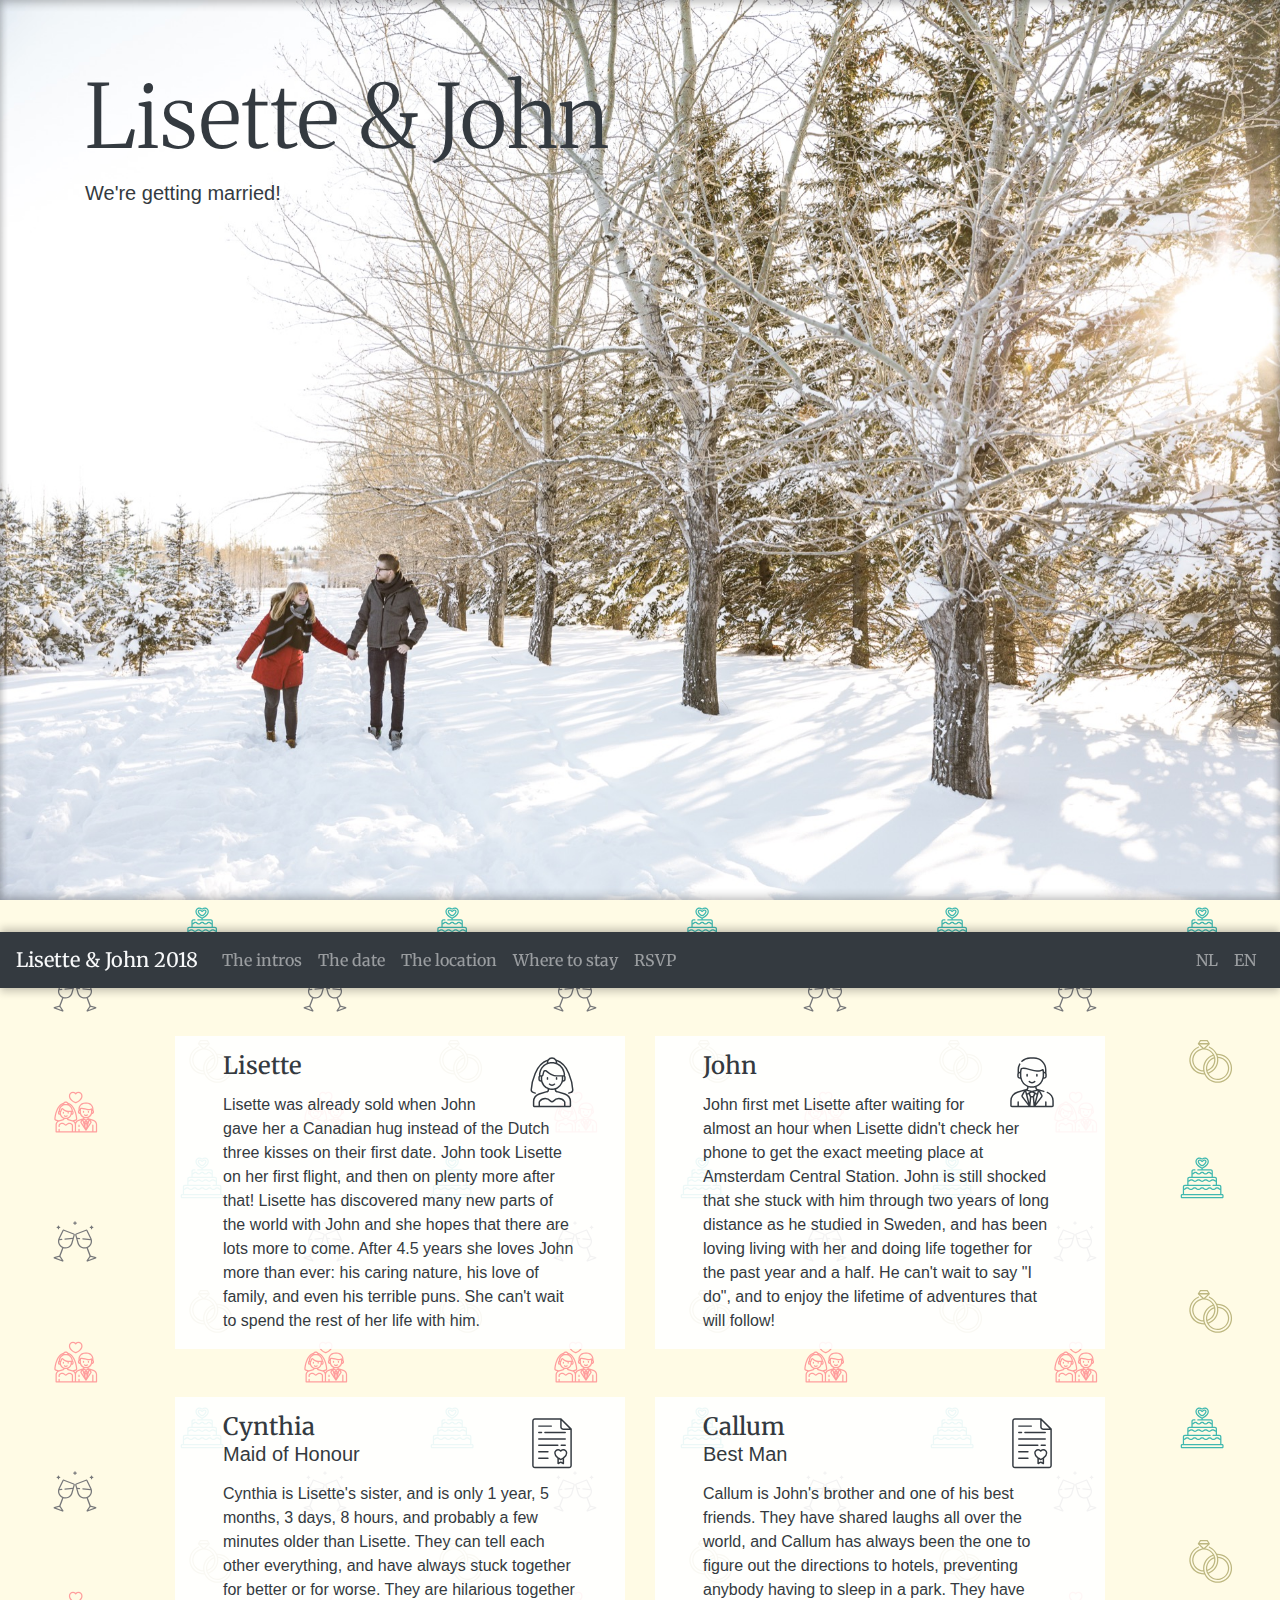
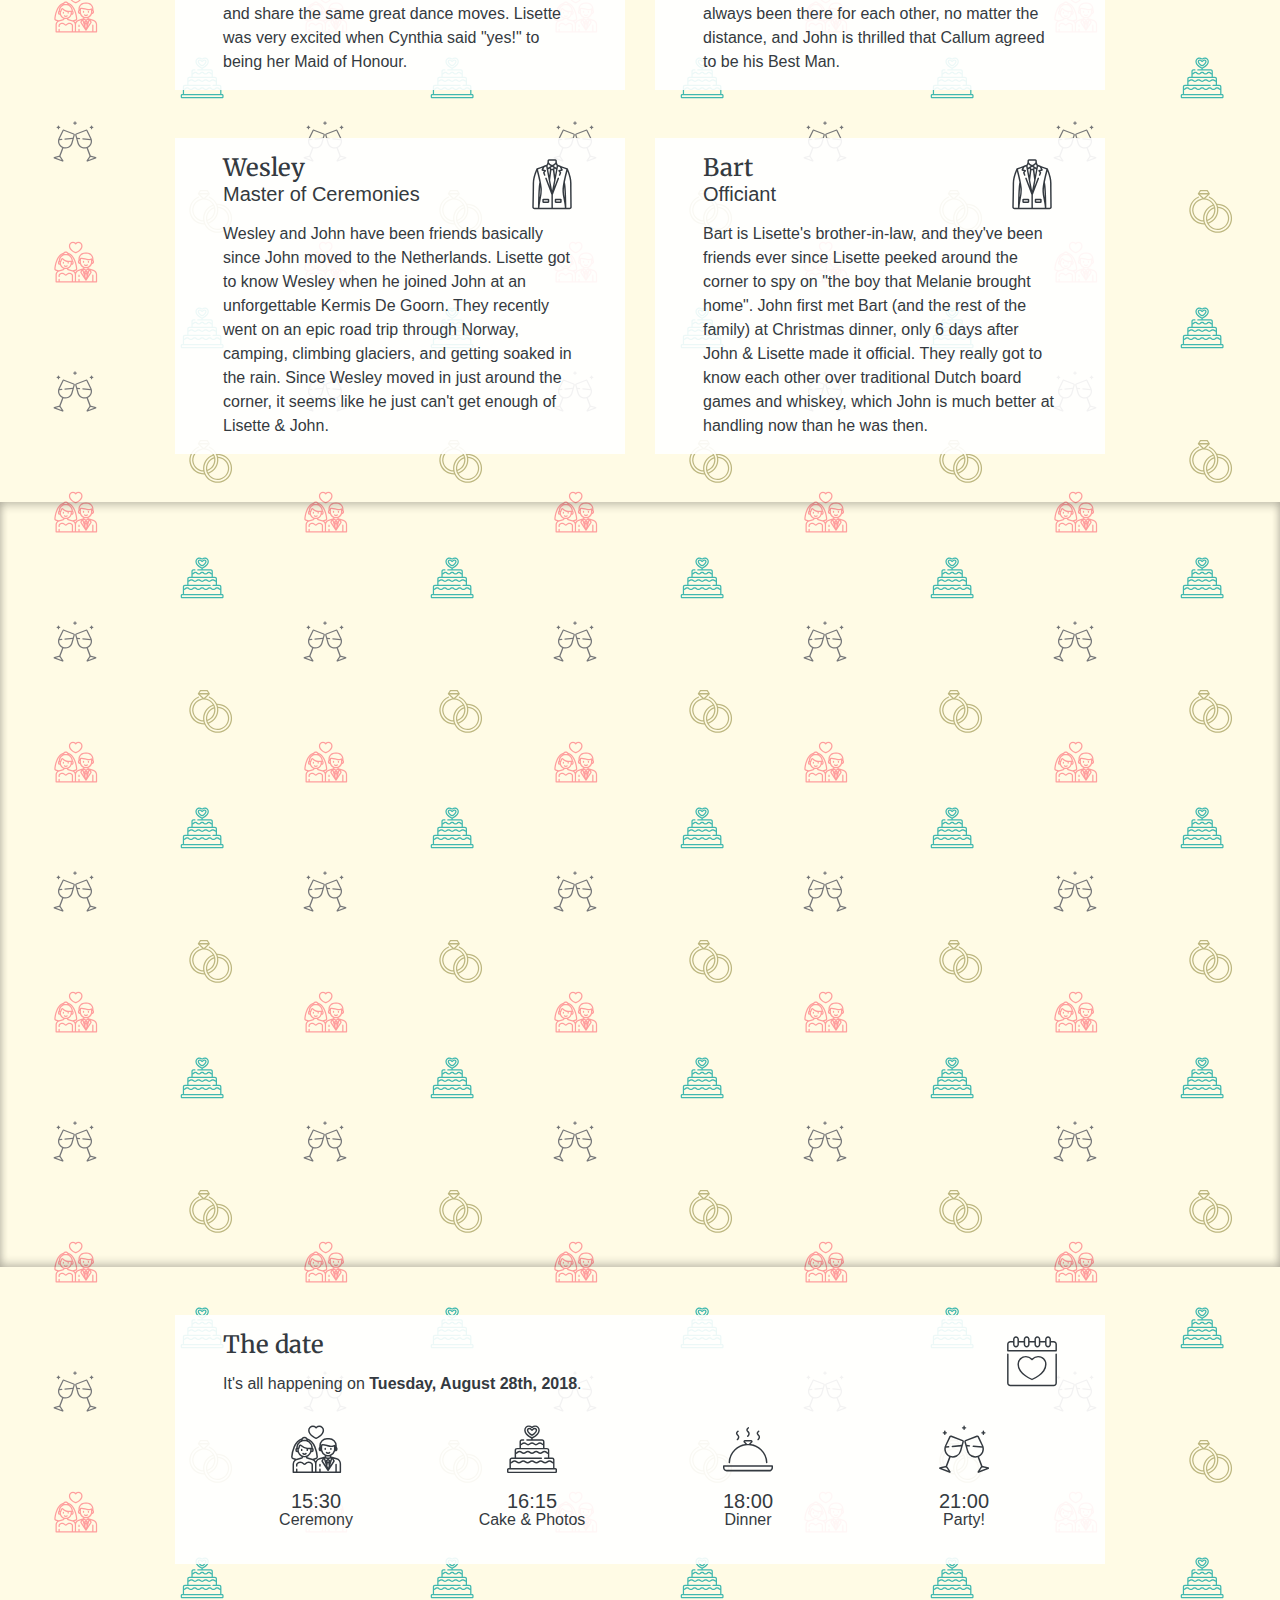
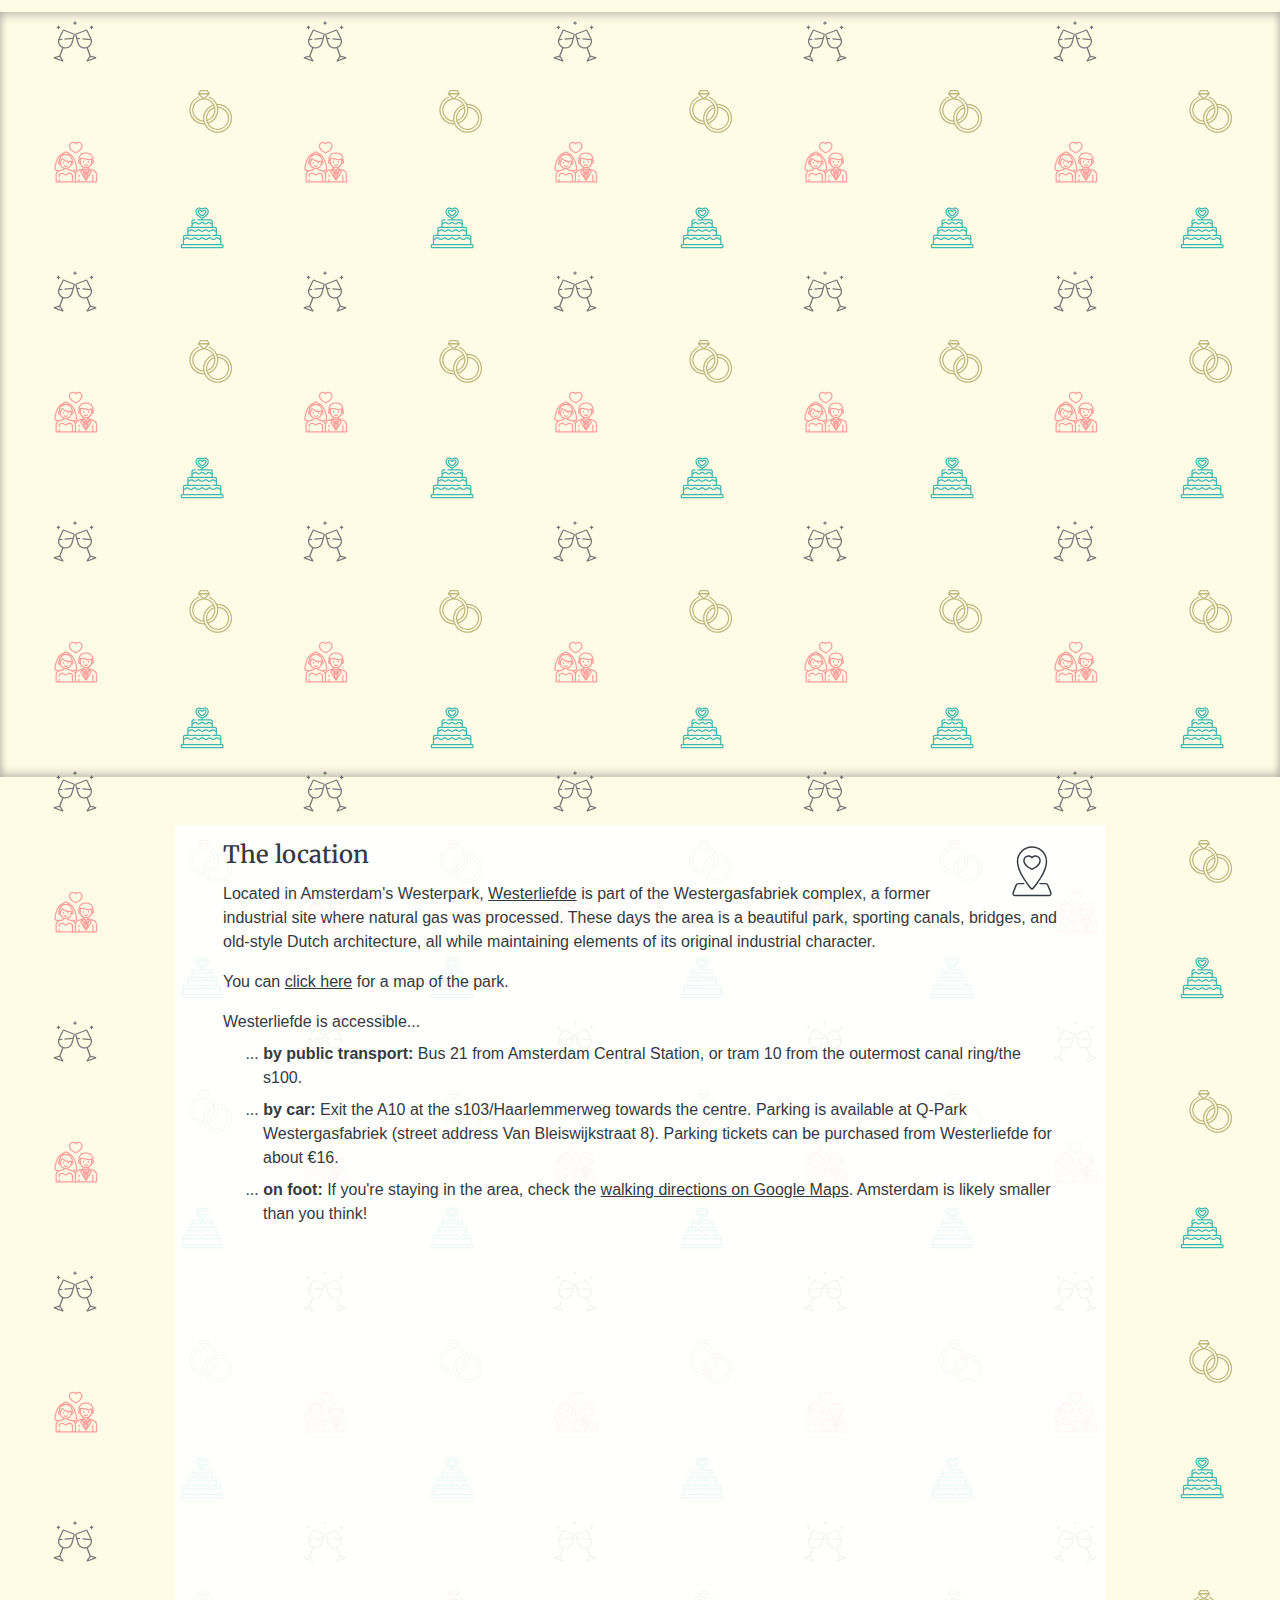
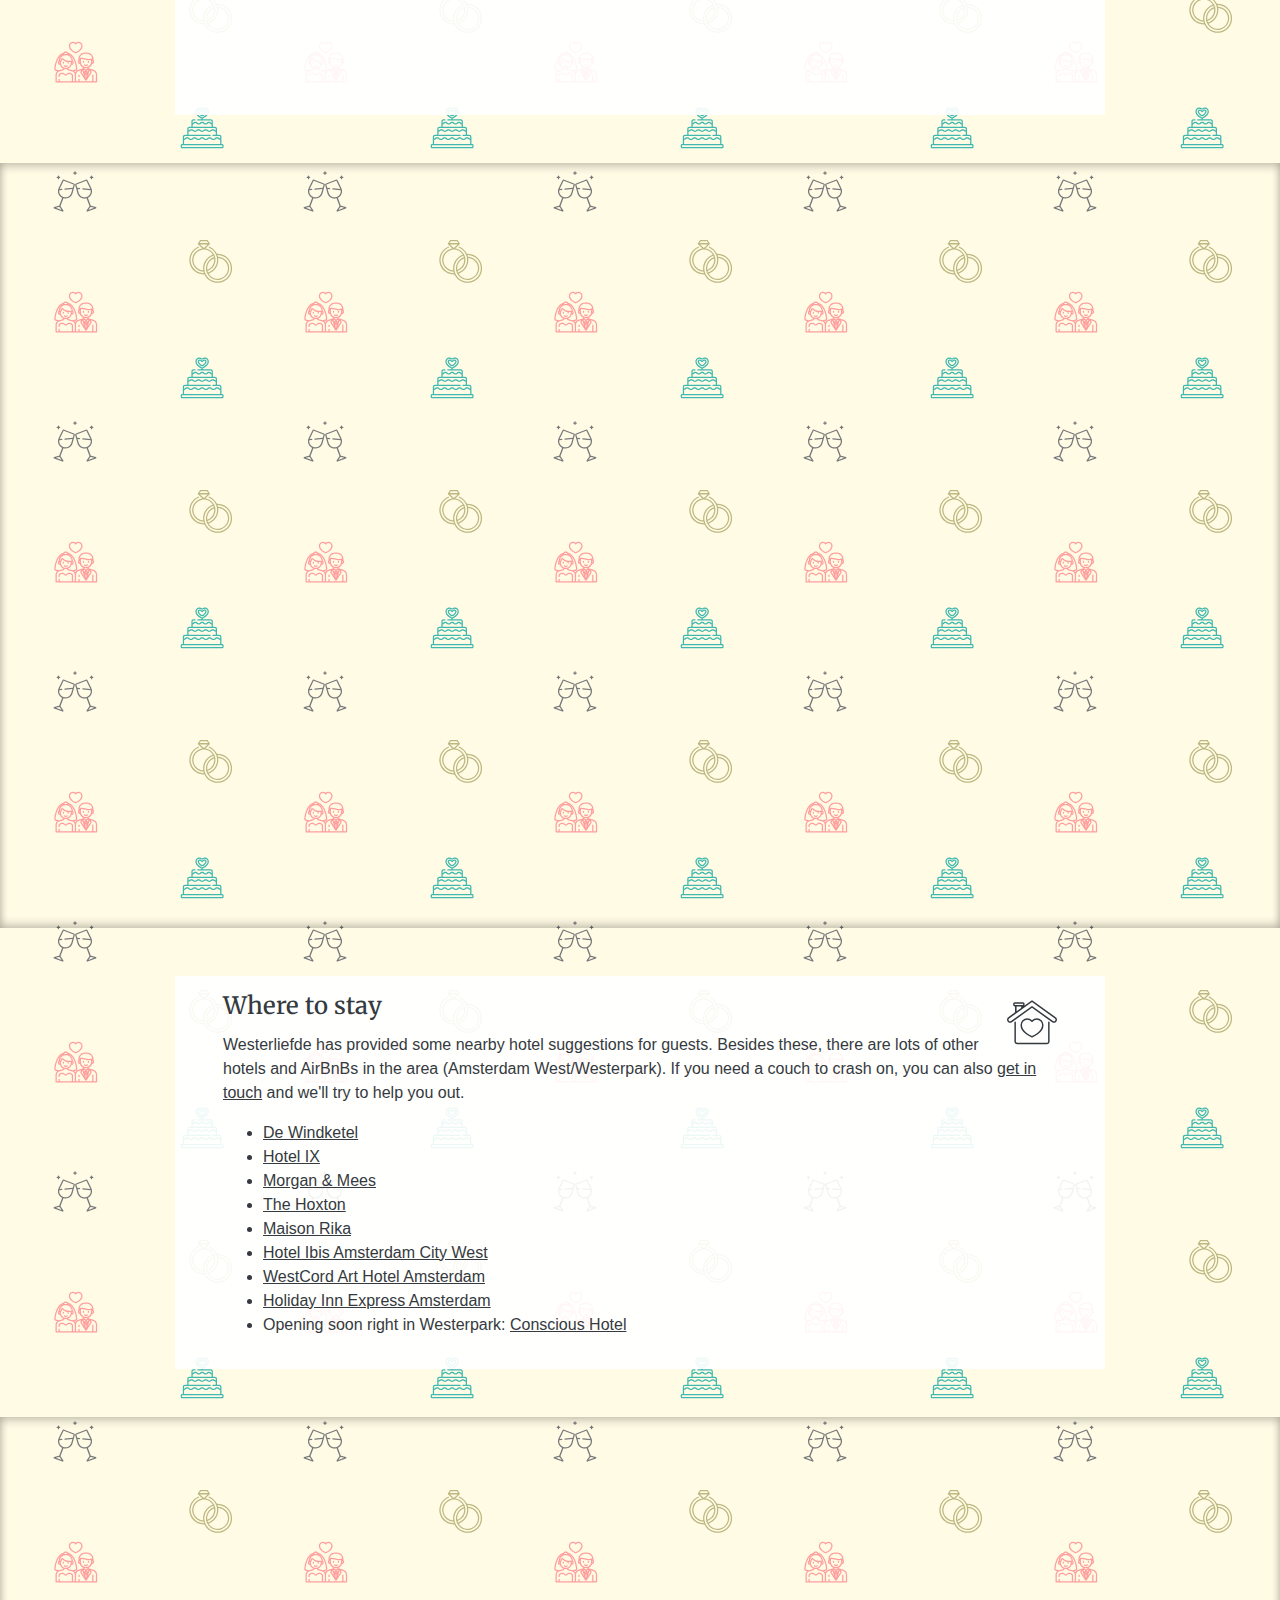
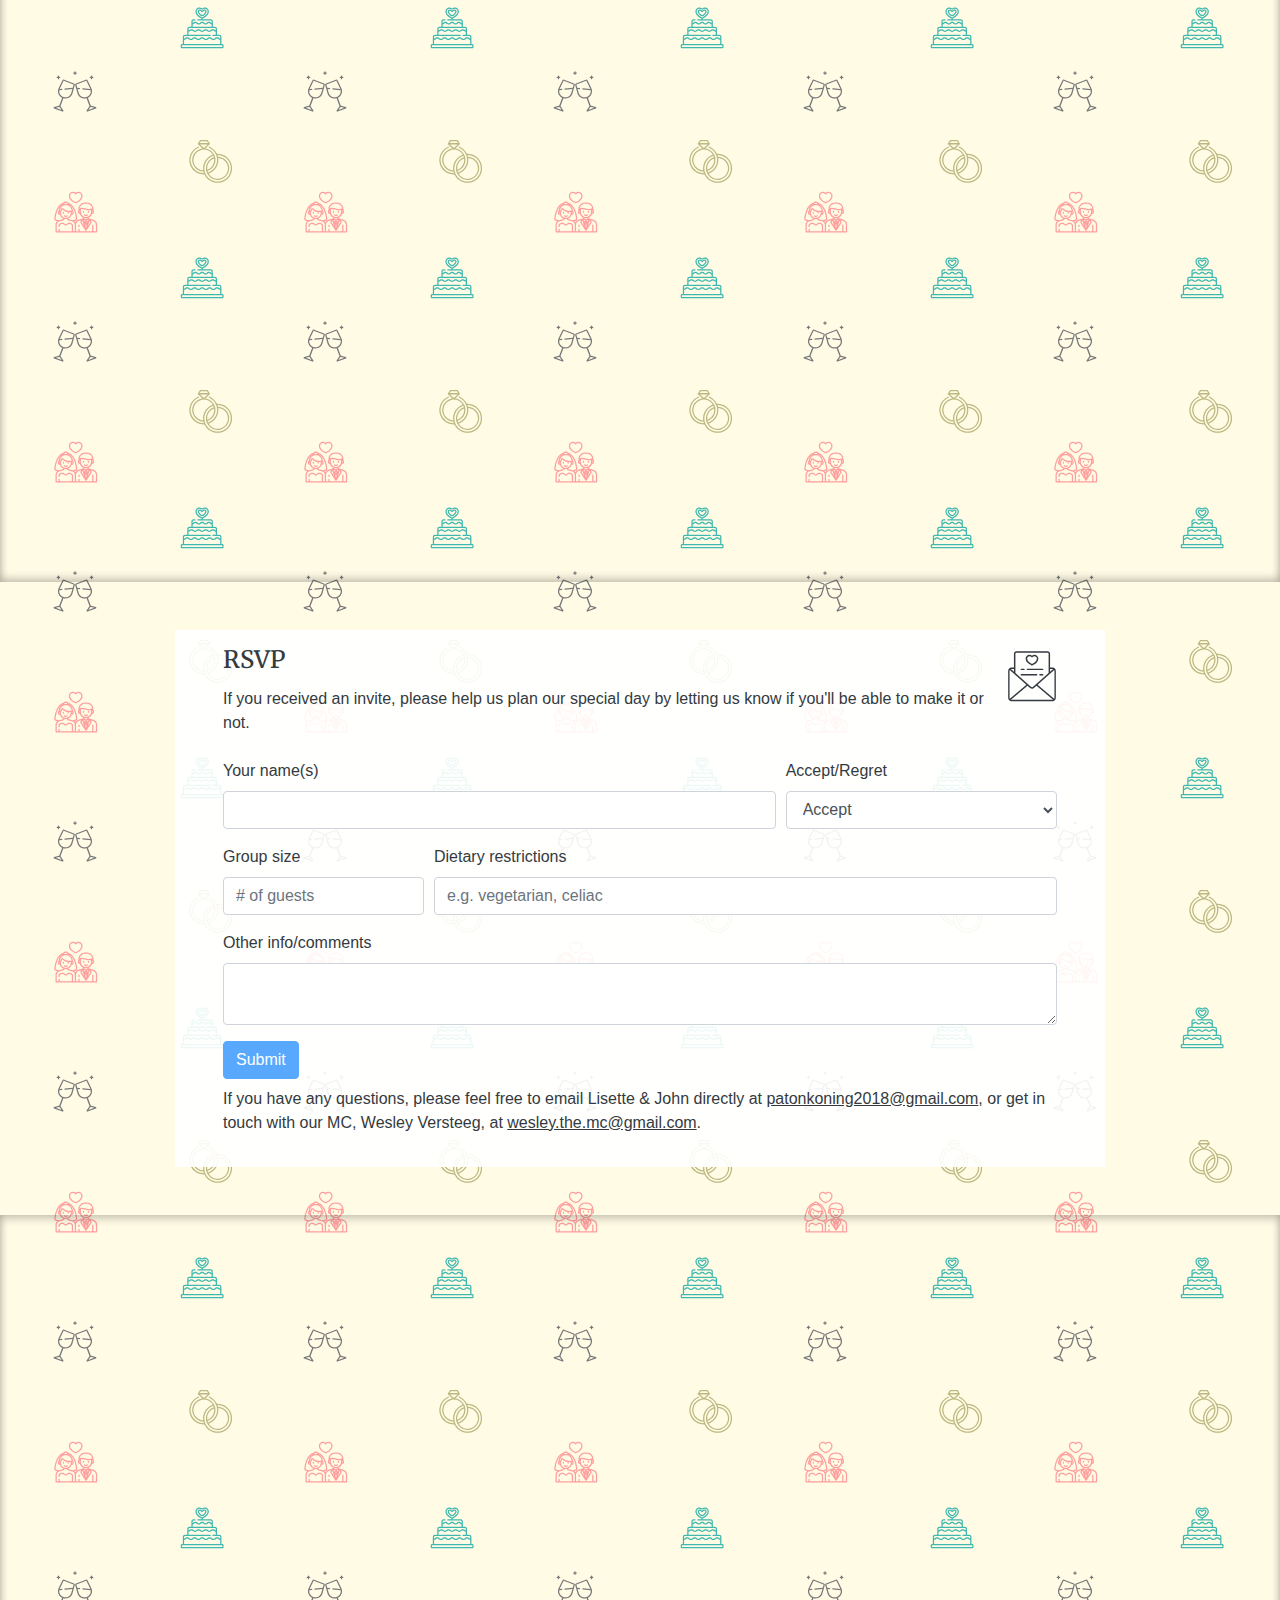
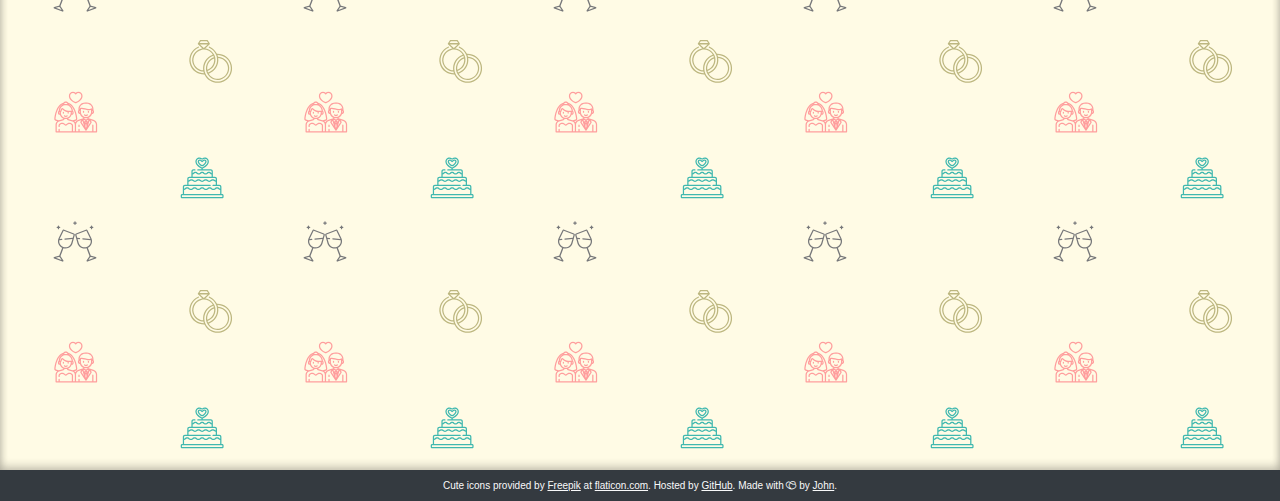
<file: index.html>
<!DOCTYPE html>

<html lang="en">
<!-- <html lang="nl"> -->

<head>
  <meta name="viewport" content="width=device-width, initial-scale=1">
  <meta charset="UTF-8">  
  <!-- Open graph -->
  <meta property="og:url"                content="http://patonkoning.com" />
  <meta property="og:type"               content="website" />
  <meta property="og:title"              content="Lisette & John 2018" />
  <meta property="og:description"        content="We're getting married!" />
  <!-- <meta property="og:description"        content="Wij gaan trouwen!" /> -->
  <meta property="og:image"              content="http://patonkoning.com/img/websize/shot-26.jpg" />
  <!-- Bootstrap -->
  <link rel="stylesheet" href="https://maxcdn.bootstrapcdn.com/bootstrap/4.0.0/css/bootstrap.min.css" integrity="sha384-Gn5384xqQ1aoWXA+058RXPxPg6fy4IWvTNh0E263XmFcJlSAwiGgFAW/dAiS6JXm" crossorigin="anonymous">
  <!-- Flaticons -->
  <link rel="stylesheet" type="text/css" href="/styles/706438-wedding/font/flaticon.css">
  <!-- Custom css -->
  <link rel="stylesheet" href="/styles/custom.css">
  <link href="https://fonts.googleapis.com/css?family=Merriweather:300" rel="stylesheet">

  <title>Lisette & John 2018</title>
</head>

<body data-spy="scroll" data-target="#navbar" data-offset=600 class="text-dark">

<!-- Entry screen -->
<a id="lisette-and-john" name="lisette-and-john" class="anchor"></a>
<div id="entry" class="jumbotron jumbotron-fluid parallax">
  <div class="container">
    <h1 class="display-2 text-dark">Lisette & John</h1>
    <p class="lead text-dark">We're getting married!</p>
    <!-- <p class="lead text-dark">Wij gaan trouwen!</p> -->
  </div>
</div>

<!-- Navbar -->
<nav id="navbar" class="navbar navbar-dark bg-dark sticky-top navbar-expand-lg">
  <div class="navbar-brand"><a id="nbbrand" href="#lisette-and-john" class="text-light" style="text-decoration: none">Lisette & John 2018</a></div>
  <button class="navbar-toggler" type="button" data-toggle="collapse" data-target="#navbarSupportedContent" aria-controls="navbarSupportedContent" aria-expanded="false" aria-label="Toggle navigation">
    <span class="navbar-toggler-icon"></span>
  </button>

  <div class="collapse navbar-collapse" id="navbarSupportedContent">
    <!-- nav items -->
    <ul class="navbar-nav mr-auto">
      <li class="nav-item">
        <a class="nav-link" href="#the-intros">The intros</a>
        <!-- <a class="nav-link" href="#the-intros">De introducties</a> -->
      </li>
      <li class="nav-item">
        <a class="nav-link" href="#the-date">The date</a>
        <!-- <a class="nav-link" href="#the-date">De datum</a> -->
      </li>
      <li class="nav-item">
        <a class="nav-link" href="#the-location">The location</a>
        <!-- <a class="nav-link" href="#the-location">De locatie</a> -->
      </li>
      <li class="nav-item">
        <a class="nav-link" href="#where-to-stay">Where to stay</a>
        <!-- <a class="nav-link" href="#where-to-stay">Accommodatie</a> -->
      </li>
      <li class="nav-item">
        <a class="nav-link" href="#rsvp">RSVP</a>
        <!-- <a class="nav-link" href="#rsvp">Aanwezigheid doorgeven</a> -->
      </li>
    </ul>
    <!-- language options -->
    <hr />
    <ul class="navbar-nav ml-auto">
      <li class="nav-item">
        <a class="nav-link lang-link" href="/nl/">NL</a>
      </li>
      <li class="nav-item">
        <a class="nav-link lang-link" href="/">EN</a>
      </li>
    </ul>
  </div>
</nav>

<!-- Introductions -->
<div class="container-fluid card-container pb-5">
  <a id="the-intros" name="the-intros" class="anchor"></a>
  <div class="row">
    <div class="col-md-6">
      <div class="card mt-5 px-sm-5 px-3 py-3">
        <div class="card-block">
          <h4 class="card-title">Lisette<i class="flaticon-045-bride card-icon"></i></h4>
          <p class="card-text">Lisette was already sold when John gave her a Canadian hug instead of the Dutch three kisses on their first date. John took Lisette on her first flight, and then on plenty more after that! Lisette has discovered many new parts of the world with John and she hopes that there are lots more to come. After 4.5 years she loves John more than ever: his caring nature, his love of family, and even his terrible puns. She can't wait to spend the rest of her life with him.</p>
          <!-- <p class="card-text">Lisette was al verkocht vanaf het moment dat John haar een Canadeze knuffel gaf in plaats van drie zoenen op hun eerste date. John nam Lisette mee op haar eerste vlucht, en daarna op nog veel meer! Lisette heeft veel nieuwe plekken op de wereld ontdekt dankzij John en ze hoopt dat ze samen nog veel meer van de wereld zullen ontdekken. Na 4,5 jaar houdt ze meer dan ooit van John: van zijn zorgzaamheid, zijn liefde voor familie, en zelfs van zijn flauwe woordgrappen. Ze kan niet wachten om de rest van haar leven met hem te delen.</p> -->
        </div>
      </div>
    </div>
    <div class="col-md-6">
      <div class="card mt-5 px-sm-5 px-3 py-3">
        <div class="card-block">
          <h4 class="card-title">John<i class="flaticon-044-groom card-icon"></i></h4>
          <p class="card-text">John first met Lisette after waiting for almost an hour when Lisette didn't check her phone to get the exact meeting place at Amsterdam Central Station. John is still shocked that she stuck with him through two years of long distance as he studied in Sweden, and has been loving living with her and doing life together for the past year and a half. He can't wait to say "I do", and to enjoy the lifetime of adventures that will follow!</p>
          <!-- <p class="card-text">John heeft Lisette voor het eerst gezien nadat hij bijna een uur moest wachten, omdat Lisette niet op haar mobiel keek voor de exacte ontmoetingsplek op Amsterdam Centraal. John is nog steeds verbaasd dat ze bij hem is gebleven tijdens de twee jaar dat ze een lange afstandsrelatie hadden toen hij in Zweden studeerde, en hij heeft de afgelopen 1,5 jaar erg genoten van het samenwonen met Lisette. Hij kan niet wachten om het ja woord te geven, en te genieten van alle avonturen die daarna zullen komen. </p> -->
        </div>
      </div>
    </div>
  </div>
  <div class="row">
    <div class="col-md-6">
      <div class="card mt-5 px-sm-5 px-3 py-3">
        <div class="card-block">
          <h4 class="card-title">Cynthia<i class="flaticon-018-wedding-1 card-icon"></i><p class="lead">Maid of Honour</p></h4>
          <!-- <h4 class="card-title">Cynthia<i class="flaticon-018-wedding-1 card-icon"></i><p class="lead">Getuige</p></h4> -->
          <p class="card-text">Cynthia is Lisette's sister, and is only 1 year, 5 months, 3 days, 8 hours, and probably a few minutes older than Lisette. They can tell each other everything, and have always stuck together for better or for worse. They are hilarious together and share the same great dance moves. Lisette was very excited when Cynthia said "yes!" to being her Maid of Honour.</p>
          <!-- <p class="card-text">Cynthia is Lisette's zus, en ze is maar 1 jaar, 5 maanden, 3 dagen, 8 uur, en waarschijnlijk een paar minuten ouder dan Lisette. Ze kunnen elkaar alles vertellen, en zijn er altijd voor elkaar geweest, in goede en slechte tijden. Ze zijn erg grappig samen en delen dezelfde geweldige dance moves. Lisette was erg blij toen Cynthia "ja" zei op de vraag of ze haar getuige wilde zijn.</p> -->
        </div>
      </div>
    </div>
    <div class="col-md-6">
      <div class="card mt-5 px-sm-5 px-3 py-3">
        <div class="card-block">
          <h4 class="card-title">Callum<i class="flaticon-018-wedding-1 card-icon"></i><p class="lead">Best Man</p></h4>
          <!-- <h4 class="card-title">Callum<i class="flaticon-018-wedding-1 card-icon"></i><p class="lead">Getuige</p></h4> -->
          <p class="card-text">Callum is John's brother and one of his best friends. They have shared laughs all over the world, and Callum has always been the one to figure out the directions to hotels, preventing anybody having to sleep in a park. They have always been there for each other, no matter the distance, and John is thrilled that Callum agreed to be his Best Man. </p>
          <!-- <p class="card-text">Callum is John's broertje en één van zijn beste vrienden. Ze hebben rond de hele wereld gelachen, en Callum wist altijd de route naar het hotel zodat niemand in het park hoefde te slapen. Ze zijn er altijd voor elkaar geweest, ongeacht de afstand, en John is super blij dat Callum zijn getuige wil zijn. </p> -->
        </div>
      </div>
    </div>
  </div>
  <div class="row justify-content-center">
    <div class="col-md-6">
      <div class="card mt-5 px-sm-5 px-3 py-3">
        <div class="card-block">
          <h4 class="card-title">Wesley<i class="flaticon-042-wedding-suit card-icon" style="margin-left: 5px"></i><p class="lead">Master of Ceremonies</p></h4>
          <!-- <h4 class="card-title">Wesley<i class="flaticon-042-wedding-suit card-icon" style="margin-left: 5px"></i><p class="lead">Ceremoniemeester</p></h4> -->
          <p class="card-text">Wesley and John have been friends basically since John moved to the Netherlands. Lisette got to know Wesley when he joined John at an unforgettable Kermis De Goorn. They recently went on an epic road trip through Norway, camping, climbing glaciers, and getting soaked in the rain. Since Wesley moved in just around the corner, it seems like he just can't get enough of Lisette & John.</p>
          <!-- <p class="card-text">Wesley en John zijn al vrienden sinds John net naar Nederland was verhuisd. Lisette leerde Wesley kennen toen hij meeging met John naar een onvergetelijke Kermis De Goorn. Ze zijn pas geleden op een epische roadtrip door Noorwegen geweest waar ze kampeerden, gletsjers beklommen, en zeiknat werden geregend. Sinds Wesley om de hoek is komen wonen lijkt het alsof hij geen genoeg kan krijgen van Lisette & John.</p> -->
        </div>
      </div>
    </div>
    <div class="col-md-6">
      <div class="card mt-5 px-sm-5 px-3 py-3">
        <div class="card-block">
          <h4 class="card-title">Bart<i class="flaticon-042-wedding-suit card-icon" style="margin-left: 5px"></i><p class="lead">Officiant</p></h4>
          <!-- <h4 class="card-title">Bart<i class="flaticon-042-wedding-suit card-icon" style="margin-left: 5px"></i><p class="lead">Bijzonder Ambtenaar</p></h4> -->
          <p class="card-text">Bart is Lisette's brother-in-law, and they've been friends ever since Lisette peeked around the corner to spy on "the boy that Melanie brought home". John first met Bart (and the rest of the family) at Christmas dinner, only 6 days after John & Lisette made it official. They really got to know each other over traditional Dutch board games and whiskey, which John is much better at handling now than he was then.</p>
          <!-- <p class="card-text">Bart is Lisette's zwager, en ze zijn al vrienden sinds Lisette stiekem om het hoekje keek om "de jongen die Melanie thuis bracht" te bespioneren. John ontmoette Bart (en de rest van de familie) voor eerst tijdens het kerstdinner 6 dagen nadat Lisette & John officiëel verkering kregen. Ze hebben elkaar echt leren kennen tijdens een potje keezen en whiskey drinken, waar John tegenwoordig een stuk beter tegen kan.</p> -->
        </div>
      </div>
    </div>
  </div>
</div>

<div id="img1" class="parallax"></div>

<!-- Date -->
<div class="container-fluid card-container">
  <a id="the-date" name="the-date" class="anchor"></a>
  <div class="card mx-auto my-5 px-sm-5 px-3 py-3">
    <div class="card-block">
      <h4 class="card-title">The date <i class="flaticon-027-calendar card-icon"></i></h4>
      <!-- <h4 class="card-title">De datum<i class="flaticon-027-calendar card-icon"></i></h4> -->
      <p class="card-text">It's all happening on <strong>Tuesday, August 28th, 2018</strong>.</p>
      <!-- <p class="card-text">Het gebeurt allemaal op <strong>dinsdag 28 augustus 2018</strong>.</p> -->
      <div class="row">
<!--         <div class="col-sm" align="center">
          <i class="flaticon-011-wedding-car list-icon"></i>
          <h5>15:00</h5>
          <p>Arrive</p>
        </div> -->
        <div class="col-sm" align="center">
          <i class="flaticon-050-wedding-couple list-icon"></i>
          <h5>15:30</h5>
          <p>Ceremony</p>
          <!-- <p>Ceremonie</p> -->
        </div>
        <div class="col-sm" align="center">
          <i class="flaticon-025-wedding-cake list-icon"></i>
          <h5>16:15</h5>
          <p>Cake & Photos</p>
          <!-- <p>Taart & Foto's</p> -->
        </div>
        <div class="col-sm" align="center">
          <i class="flaticon-030-dish list-icon"></i>
          <h5>18:00</h5>
          <p>Dinner</p>
          <!-- <p>Diner</p> -->
        </div>
        <div class="col-sm" align="center">
          <i class="flaticon-024-wine-1 list-icon"></i>
          <h5>21:00</h5>
          <p>Party!</p>
          <!-- <p>Feest!</p> -->
        </div>
      </div>
    </div>
  </div>
</div>

<div id="img2" class="parallax"></div>

<!-- Location -->
<div class="container-fluid card-container">
  <a id="the-location" name="the-location" class="anchor"></a>
  <div class="card mx-auto my-5 px-3 px-sm-5 py-3">
    <div class="card-block">
      <h4 class="card-title">The location <i class="flaticon-019-wedding-location card-icon"></i></h4>
      <!-- <h4 class="card-title">De locatie <i class="flaticon-019-wedding-location card-icon"></i></h4> -->
      <div class="card-text">
        <p>Located in Amsterdam's Westerpark, <a href="http://www.westerliefde.nl/">Westerliefde</a> is part of the Westergasfabriek complex, a former industrial site where natural gas was processed. These days the area is a beautiful park, sporting canals, bridges, and old-style Dutch architecture, all while maintaining elements of its original industrial character.</p>

        <p> You can <a href="/static/westerpark-plattegrond-2017.pdf">click here</a> for a map of the park.</p>

        <p class="mb-0">Westerliefde is accessible... </p>
        <ul class="textlist">
          <li>... <strong>by public transport:</strong> Bus 21 from Amsterdam Central Station, or tram 10 from the outermost canal ring/the s100.</li>
          <li>... <strong>by car:</strong> Exit the A10 at the s103/Haarlemmerweg towards the centre. Parking is available at Q-Park Westergasfabriek (street address Van Bleiswijkstraat 8). Parking tickets can be purchased from Westerliefde for about &euro;16.</li>
          <li>... <strong>on foot:</strong> If you're staying in the area, check the <a href="https://www.google.com/maps/dir//Westerliefde,+Klonne+plein+4-6,+Amsterdam/@52.387036,4.7999559,12z/data=!4m9!4m8!1m0!1m5!1m1!1s0x47c5e27f98ea1b8d:0xe857a7e6ad2d63be!2m2!1d4.869966!2d52.386977!3e2?hl=en-CA">walking directions on Google Maps</a>. Amsterdam is likely smaller than you think!</li>
        </ul>
      </div>
      <!-- <div class="card-text">
        <p><a href="http://www.westerliefde.nl/">Westerliefde</a>, gelegen in Amsterdam Westerpark, maakt deel uit van het Westergasfabriek complex, een voormalig industriëel terrein waar aardgas werd verwerkt. Vandaag de dag heeft het terrein een mooi park, grachten, en oude Nederlandse architectuur, allemaal met behoud van elementen van het oorspronkelijk industriële karakter.</p>

        <p> Je kunt <a href="/static/westerpark-plattegrond-2017.pdf">hier klikken</a> voor een plattegrond van het terrein.</p>

        <p class="mb-0">Westerliefde is bereikbaar met... </p>
        <ul class="textlist">
          <li>... <strong>OV:</strong> Bus 21 vanaf Amsterdam Centraal Station, of tram 10 vanaf de s100.</li>
          <li>... <strong>de auto:</strong> Vanaf de A10 neem afslag s103/Haarlemmerweg richting het centrum. Parkeren is mogelijk in Q-Park Westergasfabriek (Van Bleiswijkstraat 8). Uitrijkaartjes kun je kopen bij Westerliefde (trouwlocatie) voor ongeveer &euro;16.</li>
          <li>... <strong>ter voet:</strong> Als je in de buurt verblijft, check de <a href="https://www.google.com/maps/dir//Westerliefde,+Klonne+plein+4-6,+Amsterdam/@52.387036,4.7999559,12z/data=!4m9!4m8!1m0!1m5!1m1!1s0x47c5e27f98ea1b8d:0xe857a7e6ad2d63be!2m2!1d4.869966!2d52.386977!3e2?hl=en-CA">looproutes op Google Maps</a>. Amsterdam is kleiner dan je denkt!</li>
        </ul>
      </div> -->
      <iframe width="100%" height="450" frameborder="0" style="border:0" src="https://www.google.com/maps/embed/v1/place?key=AIzaSyDW-9_nWKTczNrEsZJBNbp8r2W-xwGHggk&q=Westerliefde,Amsterdam&zoom=11" allowfullscreen>
      </iframe>
    </div>
  </div>
</div>

<div id="img3" class="parallax"></div>

<!-- Where to stay -->
<div class="container-fluid card-container">
  <a id="where-to-stay" name="where-to-stay" class="anchor"></a>
  <div class="card mx-auto my-5 px-sm-5 px-3 py-3">
    <div class="card-block">
      <h4 class="card-title">Where to stay <i class="flaticon-020-home card-icon"></i></h4>
      <!-- <h4 class="card-title">Accommodatie<i class="flaticon-020-home card-icon"></i></h4> -->
      <p>Westerliefde has provided some nearby hotel suggestions for guests. Besides these, there are lots of other hotels and AirBnBs in the area (Amsterdam West/Westerpark). If you need a couch to crash on, you can also <a href="mailto:patonkoning2018@gmail.com">get in touch</a> and we'll try to help you out.</p>
      <!-- <p>Westerliefde heeft een aantal suggesties voor hotels in de buurt. Daarnaast zijn er veel andere hotels/AirBnB's in de omgeving van Amsterdam West/Westerpark.</p> -->
      <ul>
        <li><a href="http://www.windketel.nl/nl">De Windketel</a></li>
        <li><a href="https://www.hotelixamsterdam.com/">Hotel IX</a></li>
        <li><a href="https://morganandmees.com/hotel/">Morgan & Mees</a></li>
        <li><a href="https://thehoxton.com/holland/amsterdam/rooms/roomy-rooms">The Hoxton</a></li>
        <li><a href="http://rikastudios.com/book-the-loft/">Maison Rika</a></li>
        <li><a href="http://www.ibis.com/gb/hotel-5140-ibis-amsterdam-city-west/index.shtml">Hotel Ibis Amsterdam City West</a></li>
        <li><a href="https://westcordhotels.com/hotel/art-hotel-amsterdam-4-stars/">WestCord Art Hotel Amsterdam</a></li>
        <li><a href="https://www.ihg.com/holidayinnexpress/hotels/us/en/amsterdam/amsop/hoteldetail">Holiday Inn Express Amsterdam</a></li>
        <li>Opening soon right in Westerpark: <a href="https://www.conscioushotels.com/hotels/westerpark/">Conscious Hotel</a></li>
        <!-- <li>Opent binnenkort haar deuren op het Westerpark terrein: <a href="https://www.conscioushotels.com/hotels/westerpark/">Conscious Hotel</a></li> -->
      </ul>
    </div>
  </div>
</div>

<div id="img4" class="parallax"></div>

<!-- RSVP form -->
<div class="container-fluid card-container">
  <a id="rsvp" name="rsvp" class="anchor"></a>
  <div class="card mx-auto my-5 px-sm-5 px-3 py-3">
    <div class="card-block">
      <h4 class="card-title">RSVP <i class="flaticon-023-wedding-invitation-1 card-icon"></i></h4>
      <!-- <h4 class="card-title">Aanwezigheid doorgeven<i class="flaticon-023-wedding-invitation-1 card-icon"></i></h4> -->
      <p class="card-text">If you received an invite, please help us plan our special day by letting us know if you'll be able to make it or not.</p>
      <!-- <p class="card-text">Wanneer je een uitnodiging hebt ontvangen, laat ons dan alsjeblieft weten of je kunt komen of niet.</p> -->
    </div>
    <!-- Error/success notifications -->
    <div id="rsvpSuccess" class="alert alert-success alert-dismissible fade show mt-5" role="alert" style="display: none;">
      <strong>RSVP Submitted.</strong> Thanks a bunch!
      <!-- <strong>RSVP Verstuurd.</strong> Dankjewel! -->
      <button type="button" class="close" data-dismiss="alert" aria-label="Close">
        <span aria-hidden="true">&times;</span>
      </button>
    </div>
    <div id="rsvpError" class="alert alert-danger alert-dismissible fade show mt-5" role="alert" style="display: none;">
      <strong>Oops, an error!</strong> Something went wrong sending your form to the server. Please try again.
      <!-- <strong>Oeps, iets ging fout!</strong> Het versturen van je RSVP is niet gelukt. Probeer het opnieuw. -->
      <button type="button" class="close" data-dismiss="alert" aria-label="Close">
        <span aria-hidden="true">&times;</span>
      </button>
    </div>
    <!-- The actual form -->
    <div class="card-block mt-4">
      <form class="needs-validation" action="https://formspree.io/xbygjbvm" method="POST"> 
        <div class="form-row">
          <div class="form-group col-md-8">
            <label for="rsvpName">Your name(s)</label>
            <!-- <label for="rsvpName">Naam</label> -->
            <input type="text" class="form-control" id="rsvpName" name="rsvpName" required>
            <div class="invalid-feedback">
              Please provide your name.
              <!-- Vul alsjeblieft je naam in. -->
            </div>
          </div>
          <div class="form-group col-md-4">
            <label for="rsvpStatus">Accept/Regret</label>
            <!-- <label for="rsvpStatus">Wel/Niet Komen</label> -->
            <select class="form-control" name="rsvpStatus" id="rsvpStatus">
              <option>Accept</option>
              <option>Regret</option>
              <!-- <option>Wij komen wel</option> -->
              <!-- <option>Wij komen niet</option> -->
            </select>
          </div>
        </div>
        <div class="form-row">
          <div class="form-group col-md-3">
            <label for="rsvpNumber">Group size</label>
            <!-- <label for="rsvpNumber">Aantal mensen</label> -->
            <input type="number" min="1" class="form-control" id="rsvpNumber" name="rsvpNumber" placeholder="# of guests" required>
            <!-- <input type="number" min="1" class="form-control" id="rsvpNumber" name="rsvpNumber" placeholder="aantal gasten" required> -->
            <div class="invalid-feedback">
              Please enter a number.
              <!-- Vul alsjeblieft een aantal in. -->
            </div>
          </div>
          <div class="form-group col-md-9">
            <label for="rsvpDiet">Dietary restrictions</label>
            <!-- <label for="rsvpDiet">Dieetwensen</label> -->
            <input type="text" class="form-control" id="rsvpDiet" name="rsvpDiet" placeholder="e.g. vegetarian, celiac">
            <!-- <input type="text" class="form-control" id="rsvpDiet" name="rsvpDiet" placeholder="bijvoorbeeld vegetarisch, gluten allergie"> -->
          </div>
        </div>
        <div class="form-row">
          <div class="form-group col-md">
            <label for="rsvpComments">Other info/comments</label>
            <!-- <label for="rsvpComments">Andere info/opmerkingen</label> -->
            <textarea class="form-control" id="rsvpComments" name="rsvpComments"></textarea>
          </div>
        </div>
        <button id="rsvpSubmit" type="submit" class="btn btn-primary mb-2" disabled>Submit</button> 
        <!-- <button id="rsvpSubmit" type="submit" class="btn btn-primary">Versturen</button>  -->
      </form>
    </div>
    <p>If you have any questions, please feel free to email Lisette & John directly at <a href="mailto:patonkoning2018@gmail.com">patonkoning2018@gmail.com</a>, or get in touch with our MC, Wesley Versteeg, at <a href="mailto:wesley.the.mc@gmail.com">wesley.the.mc@gmail.com</a>.</p>
    <!-- <p>Als je vragen hebt, voel je vrij om Lisette & John te mailen via <a href="mailto:patonkoning2018@gmail.com">patonkoning2018@gmail.com</a>, of neem contact op met onze ceremoniemeester Wesley Versteeg via <a href="mailto:wesley.the.mc@gmail.com">wesley.the.mc@gmail.com</a>.</p> -->
  </div>
</div>

<div id="img5" class="parallax"></div>

<!-- Footer & attributions -->
<footer class="bg-dark text-light py-2 px-2" align="center">
  Cute icons provided by <a href="https://www.flaticon.com/authors/freepik">Freepik</a> at <a href="https://www.flaticon.com">flaticon.com</a>. <span style="display: inline-block;">Hosted by <a href="https://github.com/">GitHub</a>.</span> <span style="display: inline-block;">Made with <i class="flaticon-049-love"></i> by <a href="https://github.com/JohnPaton/wedding">John</a>.</span>
</footer>

<!-- Scripts -->
<!-- For Bootstrap -->
<script src="https://code.jquery.com/jquery-3.3.1.min.js" integrity="sha256-FgpCb/KJQlLNfOu91ta32o/NMZxltwRo8QtmkMRdAu8=" crossorigin="anonymous"></script>
<script src="https://cdnjs.cloudflare.com/ajax/libs/popper.js/1.12.9/umd/popper.min.js" integrity="sha384-ApNbgh9B+Y1QKtv3Rn7W3mgPxhU9K/ScQsAP7hUibX39j7fakFPskvXusvfa0b4Q" crossorigin="anonymous"></script>
<script src="https://maxcdn.bootstrapcdn.com/bootstrap/4.0.0/js/bootstrap.min.js" integrity="sha384-JZR6Spejh4U02d8jOt6vLEHfe/JQGiRRSQQxSfFWpi1MquVdAyjUar5+76PVCmYl" crossorigin="anonymous"></script>

<!-- Custom js -->
<script src="/js/app.js"></script>

</body>
</html>
</file>
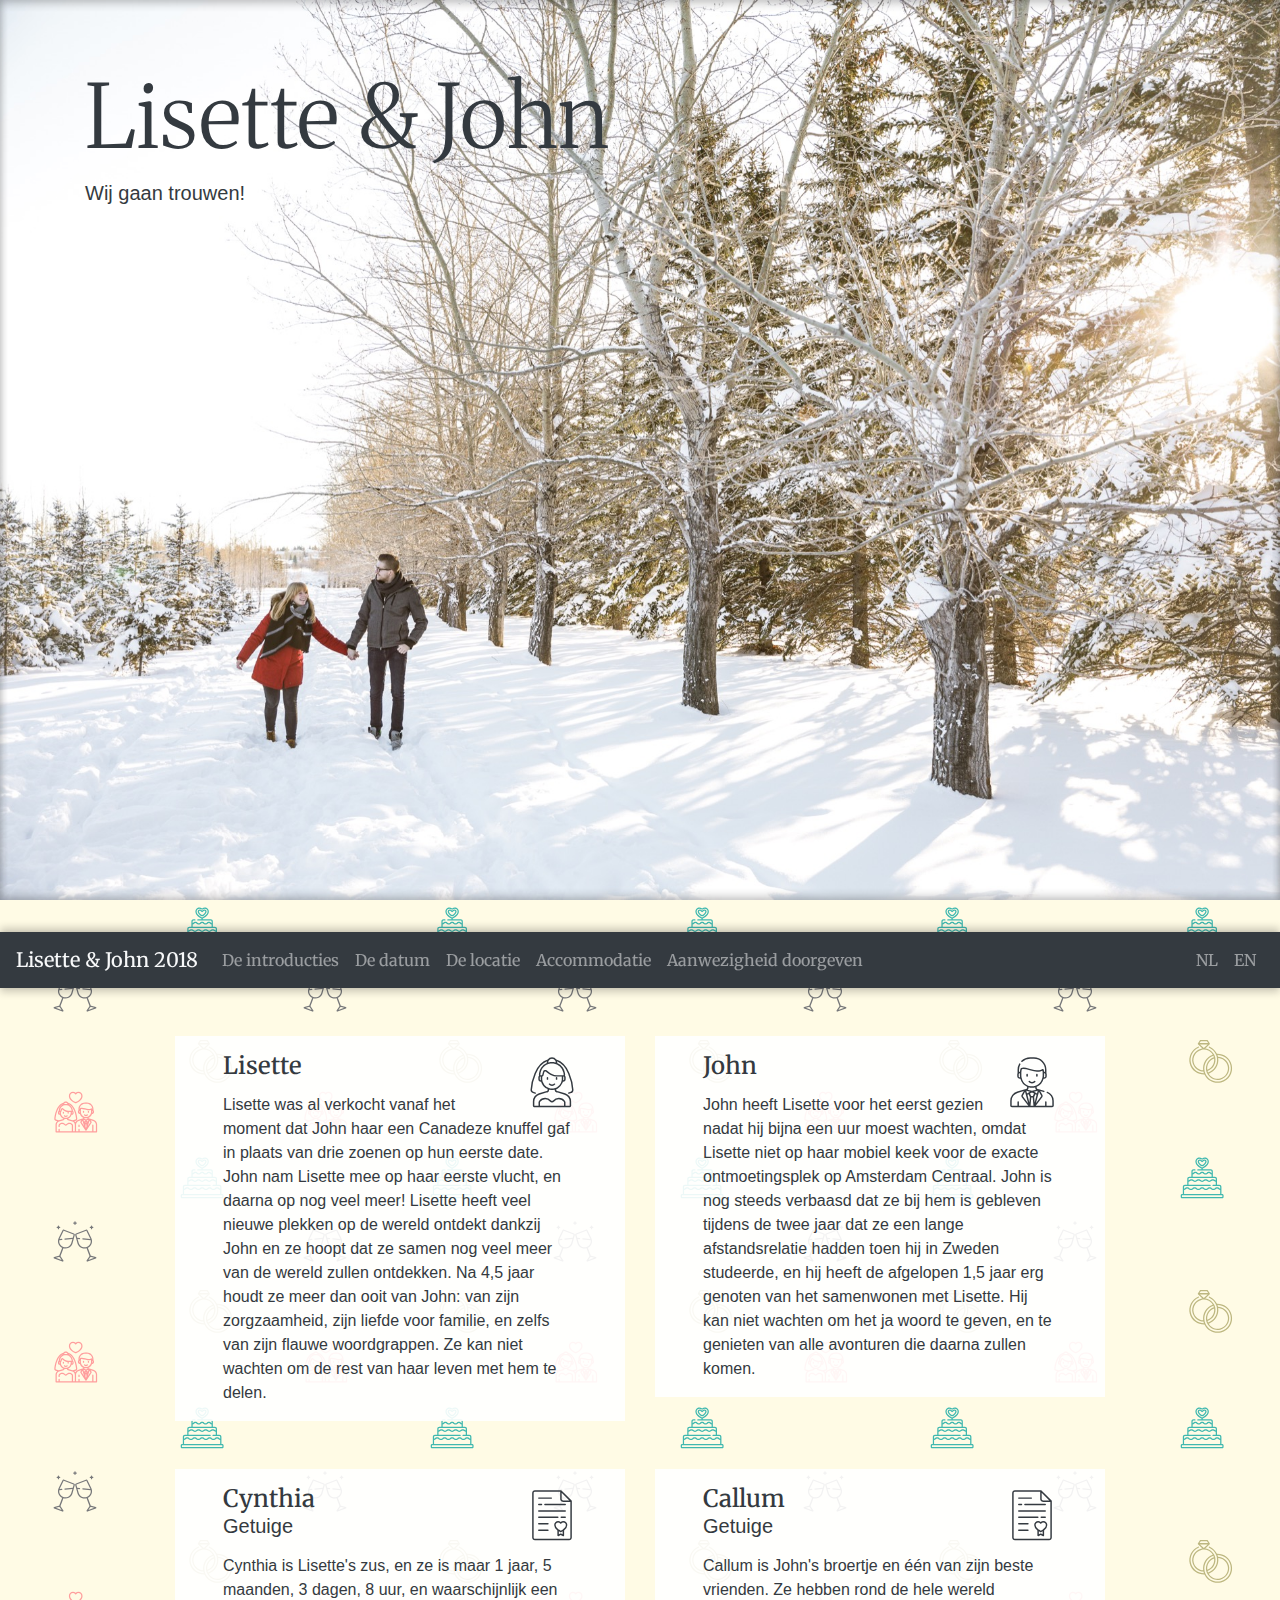
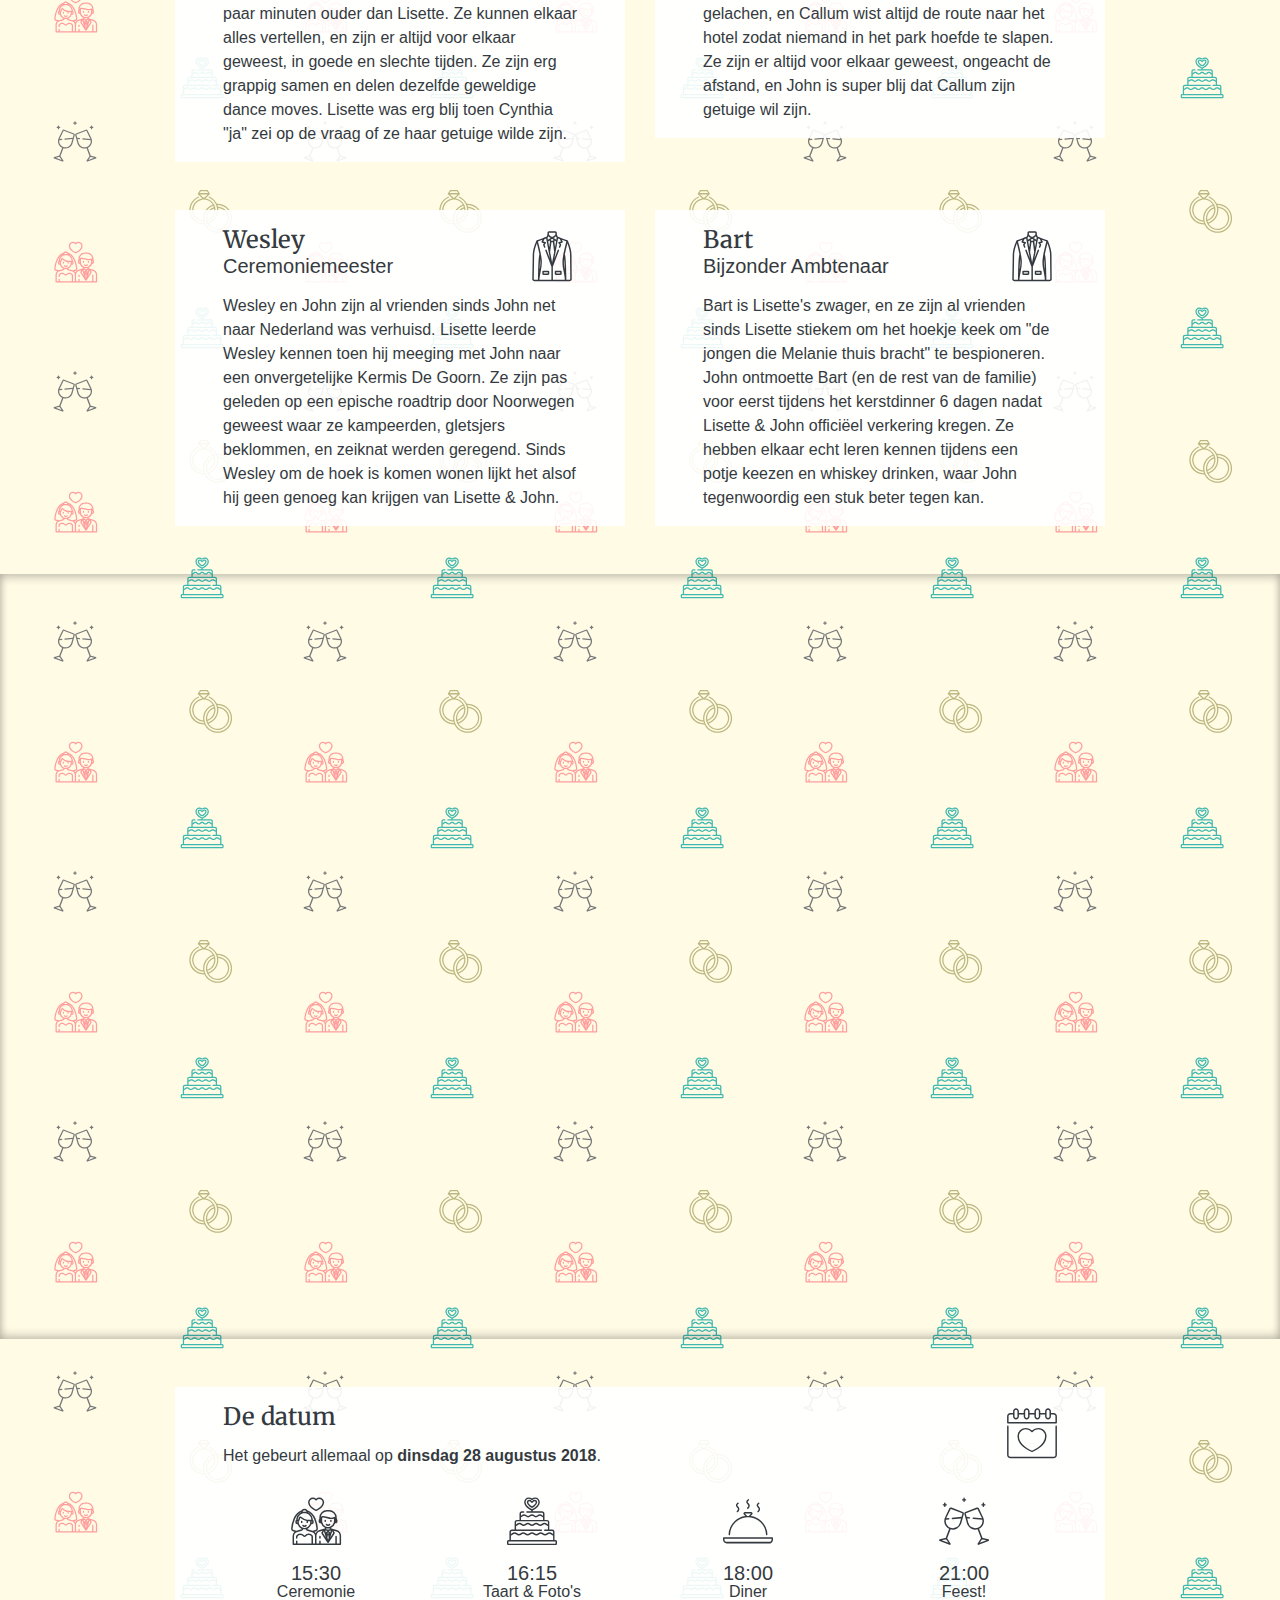
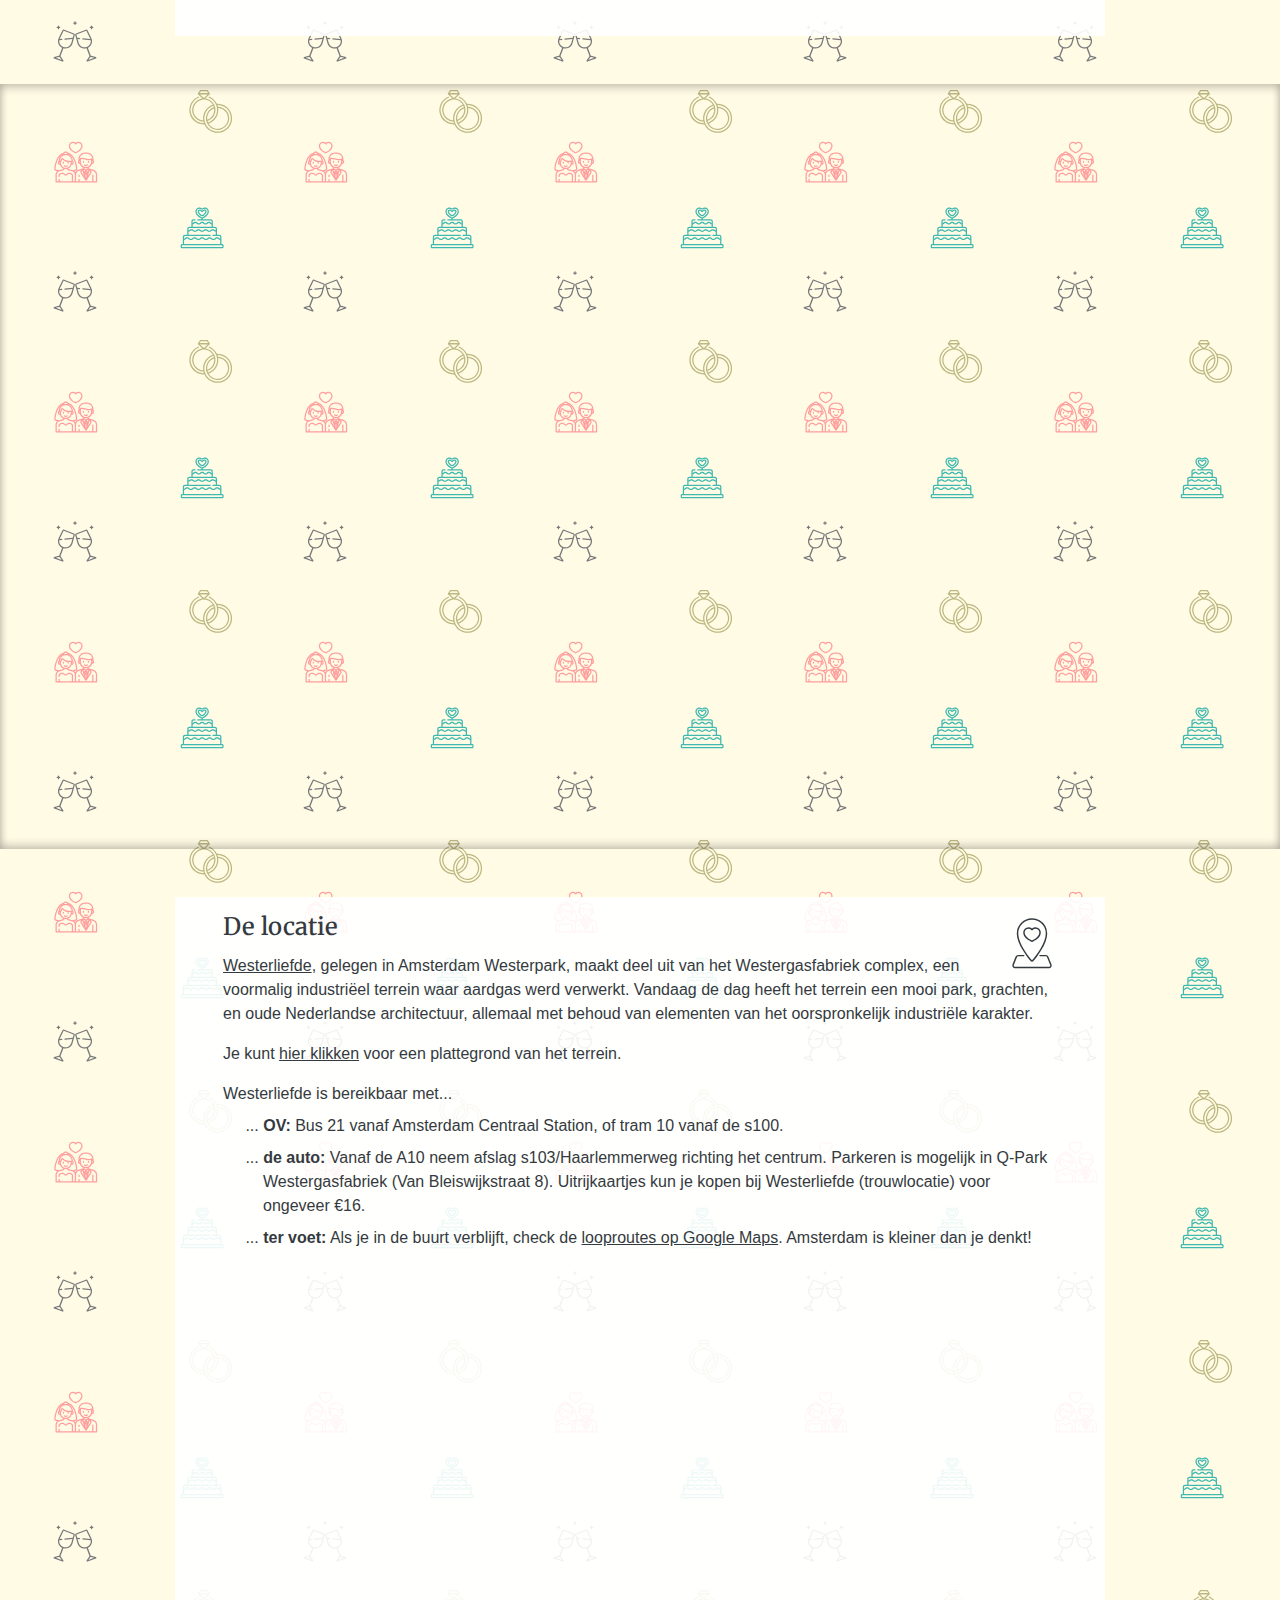
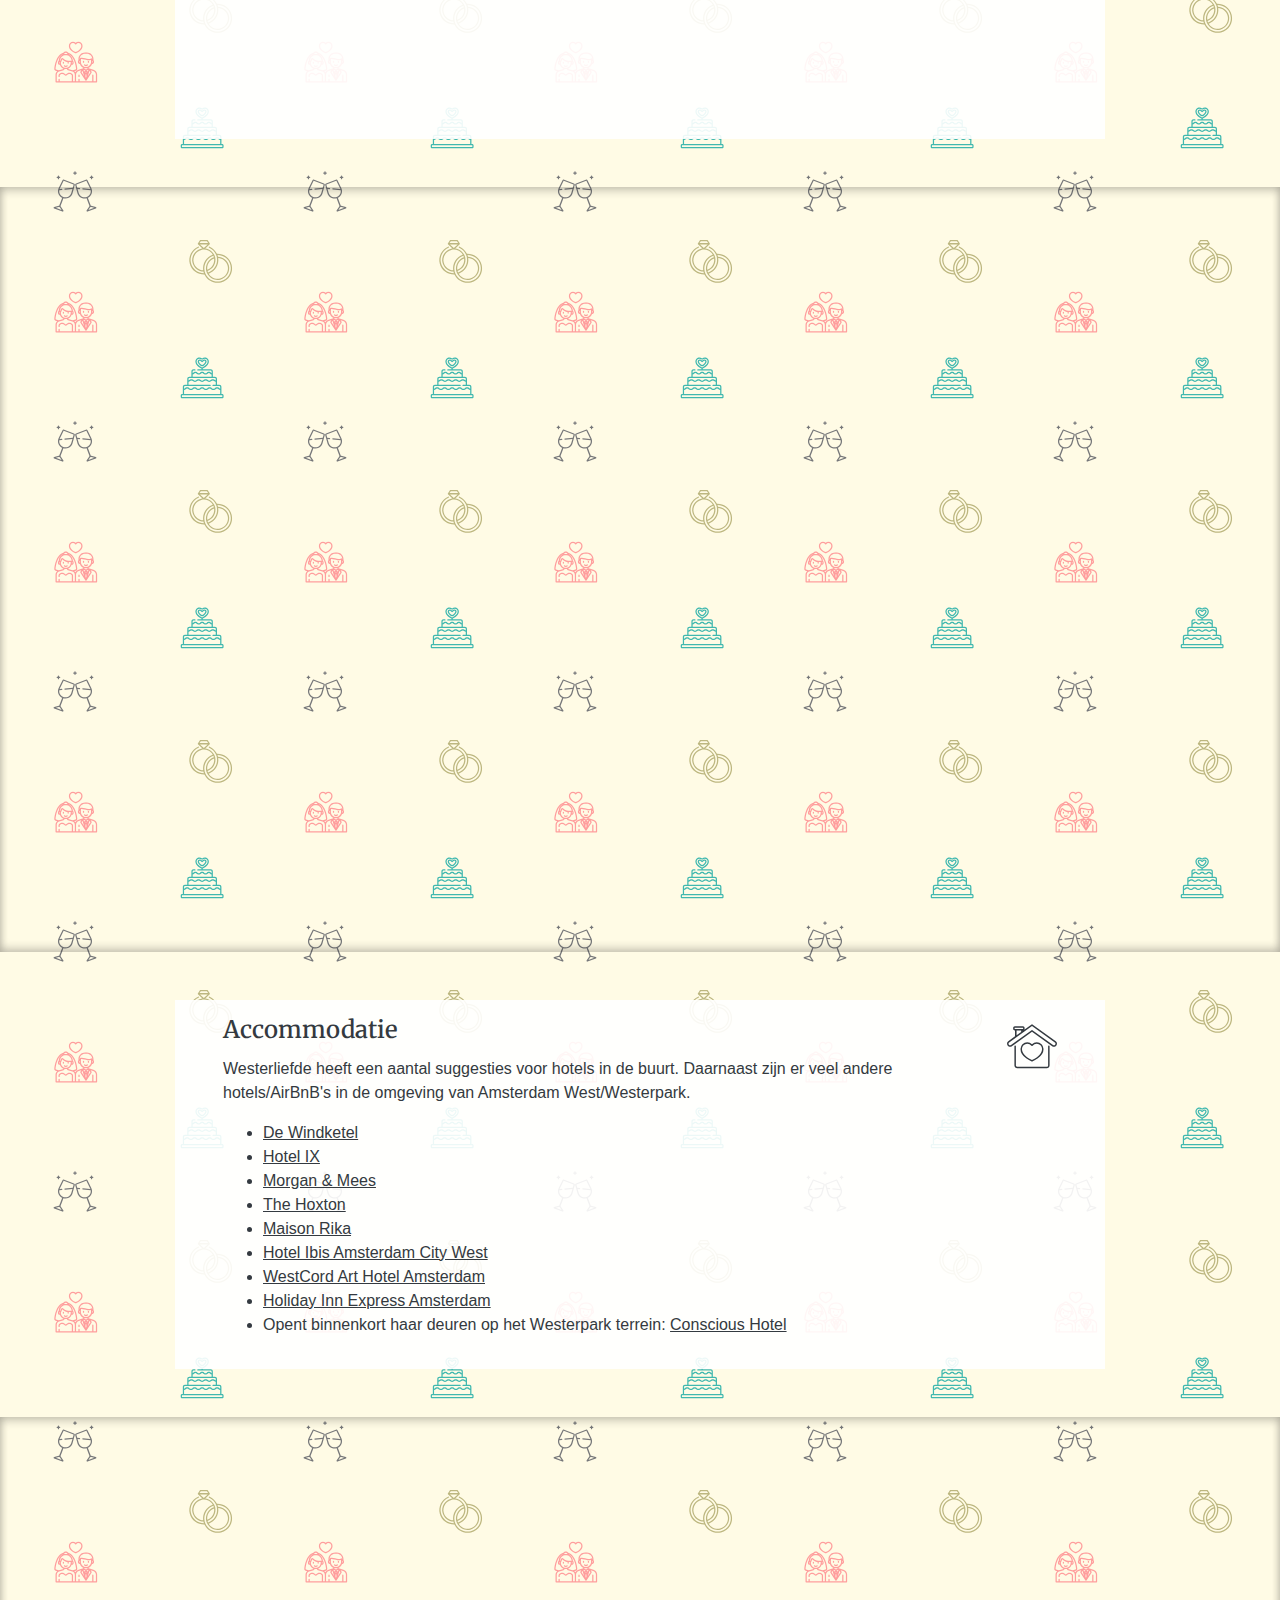
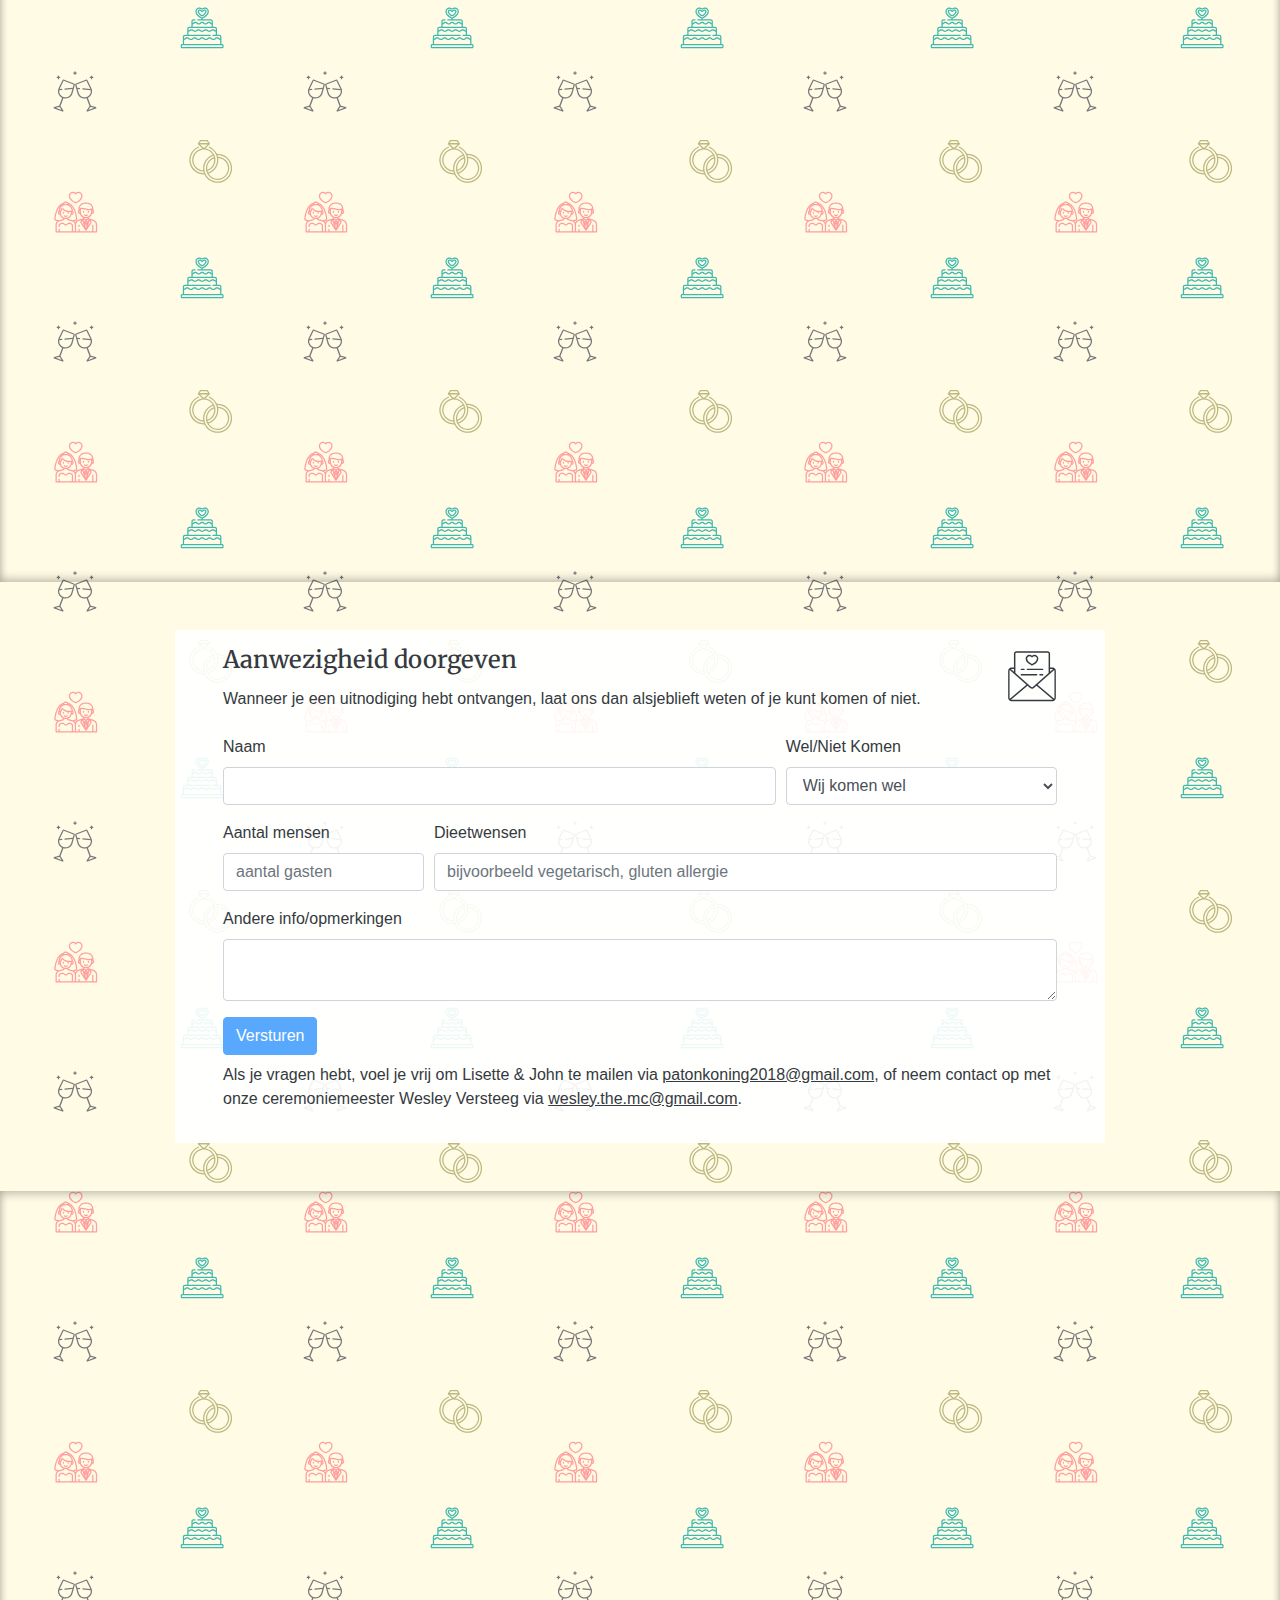
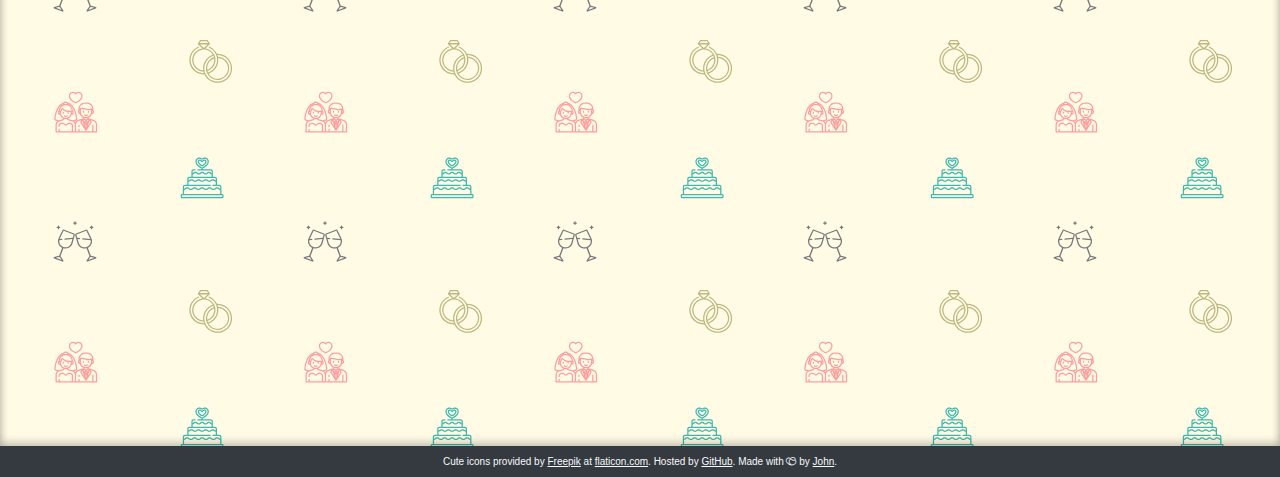
<file: nl/index.html>
<!DOCTYPE html>

<!-- <html lang="en"> -->
<html lang="nl">

<head>
  <meta name="viewport" content="width=device-width, initial-scale=1">
  <!-- Open graph -->
  <meta property="og:url"                content="http://patonkoning.com" />
  <meta property="og:type"               content="website" />
  <meta property="og:title"              content="Lisette & John 2018" />
  <!-- <meta property="og:description"        content="We're getting married!" /> -->
  <meta property="og:description"        content="Wij gaan trouwen!" />
  <meta property="og:image"              content="http://patonkoning.com/img/websize/shot-26.jpg" />
  <meta charset="UTF-8">  
  <!-- Bootstrap -->
  <link rel="stylesheet" href="https://maxcdn.bootstrapcdn.com/bootstrap/4.0.0/css/bootstrap.min.css" integrity="sha384-Gn5384xqQ1aoWXA+058RXPxPg6fy4IWvTNh0E263XmFcJlSAwiGgFAW/dAiS6JXm" crossorigin="anonymous">
  <!-- Flaticons -->
  <link rel="stylesheet" type="text/css" href="/styles/706438-wedding/font/flaticon.css">
  <!-- Custom css -->
  <link rel="stylesheet" href="/styles/custom.css">
  <link href="https://fonts.googleapis.com/css?family=Merriweather:300" rel="stylesheet">

  <title>Lisette & John 2018</title>
</head>

<body data-spy="scroll" data-target="#navbar" data-offset=600 class="text-dark">

<!-- Entry screen -->
<a id="lisette-and-john" name="lisette-and-john" class="anchor"></a>
<div id="entry" class="jumbotron jumbotron-fluid parallax">
  <div class="container">
    <h1 class="display-2 text-dark">Lisette & John</h1>
    <!-- <p class="lead text-dark">We're getting married!</p> -->
    <p class="lead text-dark">Wij gaan trouwen!</p>
  </div>
</div>

<!-- Navbar -->
<nav id="navbar" class="navbar navbar-dark bg-dark sticky-top navbar-expand-lg">
  <div class="navbar-brand"><a id="nbbrand" href="#lisette-and-john" class="text-light" style="text-decoration: none">Lisette & John 2018</a></div>
  <button class="navbar-toggler" type="button" data-toggle="collapse" data-target="#navbarSupportedContent" aria-controls="navbarSupportedContent" aria-expanded="false" aria-label="Toggle navigation">
    <span class="navbar-toggler-icon"></span>
  </button>

  <div class="collapse navbar-collapse" id="navbarSupportedContent">
    <!-- nav items -->
    <ul class="navbar-nav mr-auto">
      <li class="nav-item">
        <!-- <a class="nav-link" href="#the-intros">The intros</a> -->
        <a class="nav-link" href="#the-intros">De introducties</a>
      </li>
      <li class="nav-item">
        <!-- <a class="nav-link" href="#the-date">The date</a> -->
        <a class="nav-link" href="#the-date">De datum</a>
      </li>
      <li class="nav-item">
        <!-- <a class="nav-link" href="#the-location">The location</a> -->
        <a class="nav-link" href="#the-location">De locatie</a>
      </li>
      <li class="nav-item">
        <!-- <a class="nav-link" href="#where-to-stay">Where to stay</a> -->
        <a class="nav-link" href="#where-to-stay">Accommodatie</a>
      </li>
      <li class="nav-item">
        <!-- <a class="nav-link" href="#rsvp">RSVP</a> -->
        <a class="nav-link" href="#rsvp">Aanwezigheid doorgeven</a>
      </li>
    </ul>
    <!-- language options -->
    <hr />
    <ul class="navbar-nav ml-auto">
      <li class="nav-item">
        <a class="nav-link lang-link" href="/nl/">NL</a>
      </li>
      <li class="nav-item">
        <a class="nav-link lang-link" href="/">EN</a>
      </li>
    </ul>
  </div>
</nav>

<!-- Introductions -->
<div class="container-fluid card-container pb-5">
  <a id="the-intros" name="the-intros" class="anchor"></a>
  <div class="row">
    <div class="col-md-6">
      <div class="card mt-5 px-sm-5 px-3 py-3">
        <div class="card-block">
          <h4 class="card-title">Lisette<i class="flaticon-045-bride card-icon"></i></h4>
          <!-- <p class="card-text">Lisette was already sold when John gave her a Canadian hug instead of the Dutch three kisses on their first date. John took Lisette on her first flight, and then on plenty more after that! Lisette has discovered many new parts of the world with John and she hopes that there are lots more to come. After 4.5 years she loves John more than ever: his caring nature, his love of family, and even his terrible puns. She can't wait to spend the rest of her life with him.</p> -->
          <p class="card-text">Lisette was al verkocht vanaf het moment dat John haar een Canadeze knuffel gaf in plaats van drie zoenen op hun eerste date. John nam Lisette mee op haar eerste vlucht, en daarna op nog veel meer! Lisette heeft veel nieuwe plekken op de wereld ontdekt dankzij John en ze hoopt dat ze samen nog veel meer van de wereld zullen ontdekken. Na 4,5 jaar houdt ze meer dan ooit van John: van zijn zorgzaamheid, zijn liefde voor familie, en zelfs van zijn flauwe woordgrappen. Ze kan niet wachten om de rest van haar leven met hem te delen.</p>
        </div>
      </div>
    </div>
    <div class="col-md-6">
      <div class="card mt-5 px-sm-5 px-3 py-3">
        <div class="card-block">
          <h4 class="card-title">John<i class="flaticon-044-groom card-icon"></i></h4>
          <!-- <p class="card-text">John first met Lisette after waiting for almost an hour when Lisette didn't check her phone to get the exact meeting place at Amsterdam Central Station. John is still shocked that she stuck with him through two years of long distance as he studied in Sweden, and has been loving living with her and doing life together for the past year and a half. He can't wait to say "I do", and to enjoy the lifetime of adventures that will follow!</p> -->
          <p class="card-text">John heeft Lisette voor het eerst gezien nadat hij bijna een uur moest wachten, omdat Lisette niet op haar mobiel keek voor de exacte ontmoetingsplek op Amsterdam Centraal. John is nog steeds verbaasd dat ze bij hem is gebleven tijdens de twee jaar dat ze een lange afstandsrelatie hadden toen hij in Zweden studeerde, en hij heeft de afgelopen 1,5 jaar erg genoten van het samenwonen met Lisette. Hij kan niet wachten om het ja woord te geven, en te genieten van alle avonturen die daarna zullen komen. </p>
        </div>
      </div>
    </div>
  </div>
  <div class="row">
    <div class="col-md-6">
      <div class="card mt-5 px-sm-5 px-3 py-3">
        <div class="card-block">
          <!-- <h4 class="card-title">Cynthia<i class="flaticon-018-wedding-1 card-icon"></i><p class="lead">Maid of Honour</p></h4> -->
          <h4 class="card-title">Cynthia<i class="flaticon-018-wedding-1 card-icon"></i><p class="lead">Getuige</p></h4>
          <!-- <p class="card-text">Cynthia is Lisette's sister, and is only 1 year, 5 months, 3 days, 8 hours, and probably a few minutes older than Lisette. They can tell each other everything, and have always stuck together for better or for worse. They are hilarious together and share the same great dance moves. Lisette was very excited when Cynthia said "yes!" to being her Maid of Honour.</p> -->
          <p class="card-text">Cynthia is Lisette's zus, en ze is maar 1 jaar, 5 maanden, 3 dagen, 8 uur, en waarschijnlijk een paar minuten ouder dan Lisette. Ze kunnen elkaar alles vertellen, en zijn er altijd voor elkaar geweest, in goede en slechte tijden. Ze zijn erg grappig samen en delen dezelfde geweldige dance moves. Lisette was erg blij toen Cynthia "ja" zei op de vraag of ze haar getuige wilde zijn.</p>
        </div>
      </div>
    </div>
    <div class="col-md-6">
      <div class="card mt-5 px-sm-5 px-3 py-3">
        <div class="card-block">
          <!-- <h4 class="card-title">Callum<i class="flaticon-018-wedding-1 card-icon"></i><p class="lead">Best Man</p></h4> -->
          <h4 class="card-title">Callum<i class="flaticon-018-wedding-1 card-icon"></i><p class="lead">Getuige</p></h4>
          <!-- <p class="card-text">Callum is John's brother and one of his best friends. They have shared laughs all over the world, and Callum has always been the one to figure out the directions to hotels, preventing anybody having to sleep in a park. They have always been there for each other, no matter the distance, and John is thrilled that Callum agreed to be his Best Man. </p> -->
          <p class="card-text">Callum is John's broertje en één van zijn beste vrienden. Ze hebben rond de hele wereld gelachen, en Callum wist altijd de route naar het hotel zodat niemand in het park hoefde te slapen. Ze zijn er altijd voor elkaar geweest, ongeacht de afstand, en John is super blij dat Callum zijn getuige wil zijn. </p>
        </div>
      </div>
    </div>
  </div>
  <div class="row justify-content-center">
    <div class="col-md-6">
      <div class="card mt-5 px-sm-5 px-3 py-3">
        <div class="card-block">
          <!-- <h4 class="card-title">Wesley<i class="flaticon-042-wedding-suit card-icon" style="margin-left: 5px"></i><p class="lead">Master of Ceremonies</p></h4> -->
          <h4 class="card-title">Wesley<i class="flaticon-042-wedding-suit card-icon" style="margin-left: 5px"></i><p class="lead">Ceremoniemeester</p></h4>
          <!-- <p class="card-text">Wesley and John have been friends basically since John moved to the Netherlands. Lisette got to know Wesley when he joined John at an unforgettable Kermis De Goorn. They recently went on an epic road trip through Norway, camping, climbing glaciers, and getting soaked in the rain. Since Wesley moved in just around the corner, it seems like he just can't get enough of Lisette & John.</p> -->
          <p class="card-text">Wesley en John zijn al vrienden sinds John net naar Nederland was verhuisd. Lisette leerde Wesley kennen toen hij meeging met John naar een onvergetelijke Kermis De Goorn. Ze zijn pas geleden op een epische roadtrip door Noorwegen geweest waar ze kampeerden, gletsjers beklommen, en zeiknat werden geregend. Sinds Wesley om de hoek is komen wonen lijkt het alsof hij geen genoeg kan krijgen van Lisette & John.</p>
        </div>
      </div>
    </div>
    <div class="col-md-6">
      <div class="card mt-5 px-sm-5 px-3 py-3">
        <div class="card-block">
          <!-- <h4 class="card-title">Bart<i class="flaticon-042-wedding-suit card-icon" style="margin-left: 5px"></i><p class="lead">Officiant</p></h4> -->
          <h4 class="card-title">Bart<i class="flaticon-042-wedding-suit card-icon" style="margin-left: 5px"></i><p class="lead">Bijzonder Ambtenaar</p></h4>
          <!-- <p class="card-text">Bart is Lisette's brother-in-law, and they've been friends ever since Lisette peeked around the corner to spy on "the boy that Melanie brought home". John first met Bart (and the rest of the family) at Christmas dinner, only 6 days after John & Lisette made it official. They really got to know each other over traditional Dutch board games and whiskey, which John is much better at handling now than he was then.</p> -->
          <p class="card-text">Bart is Lisette's zwager, en ze zijn al vrienden sinds Lisette stiekem om het hoekje keek om "de jongen die Melanie thuis bracht" te bespioneren. John ontmoette Bart (en de rest van de familie) voor eerst tijdens het kerstdinner 6 dagen nadat Lisette & John officiëel verkering kregen. Ze hebben elkaar echt leren kennen tijdens een potje keezen en whiskey drinken, waar John tegenwoordig een stuk beter tegen kan.</p>
        </div>
      </div>
    </div>
  </div>
</div>

<div id="img1" class="parallax"></div>

<!-- Date -->
<div class="container-fluid card-container">
  <a id="the-date" name="the-date" class="anchor"></a>
  <div class="card mx-auto my-5 px-sm-5 px-3 py-3">
    <div class="card-block">
      <!-- <h4 class="card-title">The date <i class="flaticon-027-calendar card-icon"></i></h4> -->
      <h4 class="card-title">De datum<i class="flaticon-027-calendar card-icon"></i></h4>
      <!-- <p class="card-text">It's all happening on <strong>Tuesday, August 28th, 2018</strong>.</p> -->
      <p class="card-text">Het gebeurt allemaal op <strong>dinsdag 28 augustus 2018</strong>.</p>
      <div class="row">
<!--         <div class="col-sm" align="center">
          <i class="flaticon-011-wedding-car list-icon"></i>
          <h5>15:00</h5>
          <p>Arrive</p>
        </div> -->
        <div class="col-sm" align="center">
          <i class="flaticon-050-wedding-couple list-icon"></i>
          <h5>15:30</h5>
          <!-- <p>Ceremony</p> -->
          <p>Ceremonie</p>
        </div>
        <div class="col-sm" align="center">
          <i class="flaticon-025-wedding-cake list-icon"></i>
          <h5>16:15</h5>
          <!-- <p>Cake & Photos</p> -->
          <p>Taart & Foto's</p>
        </div>
        <div class="col-sm" align="center">
          <i class="flaticon-030-dish list-icon"></i>
          <h5>18:00</h5>
          <!-- <p>Dinner</p> -->
          <p>Diner</p>
        </div>
        <div class="col-sm" align="center">
          <i class="flaticon-024-wine-1 list-icon"></i>
          <h5>21:00</h5>
          <!-- <p>Party!</p> -->
          <p>Feest!</p>
        </div>
      </div>
    </div>
  </div>
</div>

<div id="img2" class="parallax"></div>

<!-- Location -->
<div class="container-fluid card-container">
  <a id="the-location" name="the-location" class="anchor"></a>
  <div class="card mx-auto my-5 px-3 px-sm-5 py-3">
    <div class="card-block">
      <!-- <h4 class="card-title">The location <i class="flaticon-019-wedding-location card-icon"></i></h4> -->
      <h4 class="card-title">De locatie <i class="flaticon-019-wedding-location card-icon"></i></h4>
      <!-- <div class="card-text">
        <p>Located in Amsterdam's Westerpark, <a href="http://www.westerliefde.nl/">Westerliefde</a> is part of the Westergasfabriek complex, a former industrial site where natural gas was processed. These days the area is a beautiful park, sporting canals, bridges, and old-style Dutch architecture, all while maintaining elements of its original industrial character.</p>

        <p> You can <a href="/static/westerpark-plattegrond-2017.pdf">click here</a> for a map of the park.</p>

        <p class="mb-0">Westerliefde is accessible... </p>
        <ul class="textlist">
          <li>... <strong>by public transport:</strong> Bus 21 from Amsterdam Central Station, or tram 10 from the outermost canal ring/the s100.</li>
          <li>... <strong>by car:</strong> Exit the A10 at the s103/Haarlemmerweg towards the centre. Parking is available at Q-Park Westergasfabriek (street address Van Bleiswijkstraat 8). Parking tickets can be purchased from Westerliefde for about &euro;16.</li>
          <li>... <strong>on foot:</strong> If you're staying in the area, check the <a href="https://www.google.com/maps/dir//Westerliefde,+Klonne+plein+4-6,+Amsterdam/@52.387036,4.7999559,12z/data=!4m9!4m8!1m0!1m5!1m1!1s0x47c5e27f98ea1b8d:0xe857a7e6ad2d63be!2m2!1d4.869966!2d52.386977!3e2?hl=en-CA">walking directions on Google Maps</a>. Amsterdam is likely smaller than you think!</li>
        </ul>
      </div> -->
      <div class="card-text">
        <p><a href="http://www.westerliefde.nl/">Westerliefde</a>, gelegen in Amsterdam Westerpark, maakt deel uit van het Westergasfabriek complex, een voormalig industriëel terrein waar aardgas werd verwerkt. Vandaag de dag heeft het terrein een mooi park, grachten, en oude Nederlandse architectuur, allemaal met behoud van elementen van het oorspronkelijk industriële karakter.</p>

        <p> Je kunt <a href="/static/westerpark-plattegrond-2017.pdf">hier klikken</a> voor een plattegrond van het terrein.</p>

        <p class="mb-0">Westerliefde is bereikbaar met... </p>
        <ul class="textlist">
          <li>... <strong>OV:</strong> Bus 21 vanaf Amsterdam Centraal Station, of tram 10 vanaf de s100.</li>
          <li>... <strong>de auto:</strong> Vanaf de A10 neem afslag s103/Haarlemmerweg richting het centrum. Parkeren is mogelijk in Q-Park Westergasfabriek (Van Bleiswijkstraat 8). Uitrijkaartjes kun je kopen bij Westerliefde (trouwlocatie) voor ongeveer &euro;16.</li>
          <li>... <strong>ter voet:</strong> Als je in de buurt verblijft, check de <a href="https://www.google.com/maps/dir//Westerliefde,+Klonne+plein+4-6,+Amsterdam/@52.387036,4.7999559,12z/data=!4m9!4m8!1m0!1m5!1m1!1s0x47c5e27f98ea1b8d:0xe857a7e6ad2d63be!2m2!1d4.869966!2d52.386977!3e2?hl=en-CA">looproutes op Google Maps</a>. Amsterdam is kleiner dan je denkt!</li>
        </ul>
      </div>
      <iframe width="100%" height="450" frameborder="0" style="border:0" src="https://www.google.com/maps/embed/v1/place?key=AIzaSyDW-9_nWKTczNrEsZJBNbp8r2W-xwGHggk&q=Westerliefde,Amsterdam&zoom=11" allowfullscreen>
      </iframe>
    </div>
  </div>
</div>

<div id="img3" class="parallax"></div>

<!-- Where to stay -->
<div class="container-fluid card-container">
  <a id="where-to-stay" name="where-to-stay" class="anchor"></a>
  <div class="card mx-auto my-5 px-sm-5 px-3 py-3">
    <div class="card-block">
      <!-- <h4 class="card-title">Where to stay <i class="flaticon-020-home card-icon"></i></h4> -->
      <h4 class="card-title">Accommodatie<i class="flaticon-020-home card-icon"></i></h4>
      <!-- <p>Westerliefde has provided some nearby hotel suggestions for guests. Besides these, there are lots of other hotels and AirBnBs in the area (Amsterdam West/Westerpark). If you need a couch to crash on, you can also <a href="mailto:patonkoning2018@gmail.com">get in touch</a> and we'll try to help you out.</p> -->
      <p>Westerliefde heeft een aantal suggesties voor hotels in de buurt. Daarnaast zijn er veel andere hotels/AirBnB's in de omgeving van Amsterdam West/Westerpark.</p>
      <ul>
        <li><a href="http://www.windketel.nl/nl">De Windketel</a></li>
        <li><a href="https://www.hotelixamsterdam.com/">Hotel IX</a></li>
        <li><a href="https://morganandmees.com/hotel/">Morgan & Mees</a></li>
        <li><a href="https://thehoxton.com/holland/amsterdam/rooms/roomy-rooms">The Hoxton</a></li>
        <li><a href="http://rikastudios.com/book-the-loft/">Maison Rika</a></li>
        <li><a href="http://www.ibis.com/gb/hotel-5140-ibis-amsterdam-city-west/index.shtml">Hotel Ibis Amsterdam City West</a></li>
        <li><a href="https://westcordhotels.com/hotel/art-hotel-amsterdam-4-stars/">WestCord Art Hotel Amsterdam</a></li>
        <li><a href="https://www.ihg.com/holidayinnexpress/hotels/us/en/amsterdam/amsop/hoteldetail">Holiday Inn Express Amsterdam</a></li>
        <!-- <li>Opening soon right in Westerpark: <a href="https://www.conscioushotels.com/hotels/westerpark/">Conscious Hotel</a></li> -->
        <li>Opent binnenkort haar deuren op het Westerpark terrein: <a href="https://www.conscioushotels.com/hotels/westerpark/">Conscious Hotel</a></li>
      </ul>
    </div>
  </div>
</div>

<div id="img4" class="parallax"></div>

<!-- RSVP form -->
<div class="container-fluid card-container">
  <a id="rsvp" name="rsvp" class="anchor"></a>
  <div class="card mx-auto my-5 px-sm-5 px-3 py-3">
    <div class="card-block">
      <!-- <h4 class="card-title">RSVP <i class="flaticon-023-wedding-invitation-1 card-icon"></i></h4> -->
      <h4 class="card-title">Aanwezigheid doorgeven<i class="flaticon-023-wedding-invitation-1 card-icon"></i></h4>
      <!-- <p class="card-text">If you received an invite, please help us plan our special day by letting us know if you'll be able to make it or not.</p> -->
      <p class="card-text">Wanneer je een uitnodiging hebt ontvangen, laat ons dan alsjeblieft weten of je kunt komen of niet.</p>
    </div>
    <!-- Error/success notifications -->
    <div id="rsvpSuccess" class="alert alert-success alert-dismissible fade show mt-5" role="alert" style="display: none;">
      <!-- <strong>RSVP Submitted.</strong> Thanks a bunch! -->
      <strong>RSVP Verstuurd.</strong> Dankjewel!
      <button type="button" class="close" data-dismiss="alert" aria-label="Close">
        <span aria-hidden="true">&times;</span>
      </button>
    </div>
    <div id="rsvpError" class="alert alert-danger alert-dismissible fade show mt-5" role="alert" style="display: none;">
      <!-- <strong>Oops, an error!</strong> Something went wrong sending your form to the server. Please try again. -->
      <strong>Oeps, iets ging fout!</strong> Het versturen van je RSVP is niet gelukt. Probeer het opnieuw.
      <button type="button" class="close" data-dismiss="alert" aria-label="Close">
        <span aria-hidden="true">&times;</span>
      </button>
    </div>
    <!-- The actual form -->
    <div class="card-block mt-4">
      <form class="needs-validation" action="https://formspree.io/mnvpqrem" method="POST">
        <div class="form-row">
          <div class="form-group col-md-8">
            <!-- <label for="rsvpName">Your name(s)</label> -->
            <label for="rsvpName">Naam</label>
            <input type="text" class="form-control" id="rsvpName" name="rsvpName" required>
            <div class="invalid-feedback">
              <!-- Please provide your name. -->
              Vul alsjeblieft je naam in.
            </div>
          </div>
          <div class="form-group col-md-4">
            <!-- <label for="rsvpStatus">Accept/Regret</label> -->
            <label for="rsvpStatus">Wel/Niet Komen</label>
            <select class="form-control" name="rsvpStatus" id="rsvpStatus">
              <!-- <option>Accept</option> -->
              <!-- <option>Regret</option> -->
              <option>Wij komen wel</option>
              <option>Wij komen niet</option>
            </select>
          </div>
        </div>
        <div class="form-row">
          <div class="form-group col-md-3">
            <!-- <label for="rsvpNumber">Group size</label> -->
            <label for="rsvpNumber">Aantal mensen</label>
            <!-- <input type="number" min="1" class="form-control" id="rsvpNumber" name="rsvpNumber" placeholder="# of guests" required> -->
            <input type="number" min="1" class="form-control" id="rsvpNumber" name="rsvpNumber" placeholder="aantal gasten" required>
            <div class="invalid-feedback">
              <!-- Please enter a number. -->
              Vul alsjeblieft een aantal in.
            </div>
          </div>
          <div class="form-group col-md-9">
            <!-- <label for="rsvpDiet">Dietary restrictions</label> -->
            <label for="rsvpDiet">Dieetwensen</label>
            <!-- <input type="text" class="form-control" id="rsvpDiet" name="rsvpDiet" placeholder="e.g. vegetarian, celiac"> -->
            <input type="text" class="form-control" id="rsvpDiet" name="rsvpDiet" placeholder="bijvoorbeeld vegetarisch, gluten allergie">
          </div>
        </div>
        <div class="form-row">
          <div class="form-group col-md">
            <!-- <label for="rsvpComments">Other info/comments</label> -->
            <label for="rsvpComments">Andere info/opmerkingen</label>
            <textarea class="form-control" id="rsvpComments" name="rsvpComments"></textarea>
          </div>
        </div>
        <!-- <button id="rsvpSubmit" type="submit" class="btn btn-primary">Submit</button>  -->
        <button id="rsvpSubmit" type="submit" class="btn btn-primary mb-2" disabled>Versturen</button> 
      </form>
    </div>
    <!-- <p>If you have any questions, please feel free to email Lisette & John directly at <a href="mailto:patonkoning2018@gmail.com">patonkoning2018@gmail.com</a>, or get in touch with our MC, Wesley Versteeg, at <a href="mailto:wesley.the.mc@gmail.com">wesley.the.mc@gmail.com</a>.</p> -->
    <p>Als je vragen hebt, voel je vrij om Lisette & John te mailen via <a href="mailto:patonkoning2018@gmail.com">patonkoning2018@gmail.com</a>, of neem contact op met onze ceremoniemeester Wesley Versteeg via <a href="mailto:wesley.the.mc@gmail.com">wesley.the.mc@gmail.com</a>.</p>
  </div>
</div>

<div id="img5" class="parallax"></div>

<!-- Footer & attributions -->
<footer class="bg-dark text-light py-2 px-2" align="center">
  Cute icons provided by <a href="https://www.flaticon.com/authors/freepik">Freepik</a> at <a href="https://www.flaticon.com">flaticon.com</a>. <span style="display: inline-block;">Hosted by <a href="https://github.com/">GitHub</a>.</span> <span style="display: inline-block;">Made with <i class="flaticon-049-love"></i> by <a href="https://github.com/JohnPaton/wedding">John</a>.</span>
</footer>

<!-- Scripts -->
<!-- For Bootstrap -->
<script src="https://code.jquery.com/jquery-3.3.1.min.js" integrity="sha256-FgpCb/KJQlLNfOu91ta32o/NMZxltwRo8QtmkMRdAu8=" crossorigin="anonymous"></script>
<script src="https://cdnjs.cloudflare.com/ajax/libs/popper.js/1.12.9/umd/popper.min.js" integrity="sha384-ApNbgh9B+Y1QKtv3Rn7W3mgPxhU9K/ScQsAP7hUibX39j7fakFPskvXusvfa0b4Q" crossorigin="anonymous"></script>
<script src="https://maxcdn.bootstrapcdn.com/bootstrap/4.0.0/js/bootstrap.min.js" integrity="sha384-JZR6Spejh4U02d8jOt6vLEHfe/JQGiRRSQQxSfFWpi1MquVdAyjUar5+76PVCmYl" crossorigin="anonymous"></script>

<!-- Custom js -->
<script src="/js/app.js"></script>

</body>
</html>
</file>
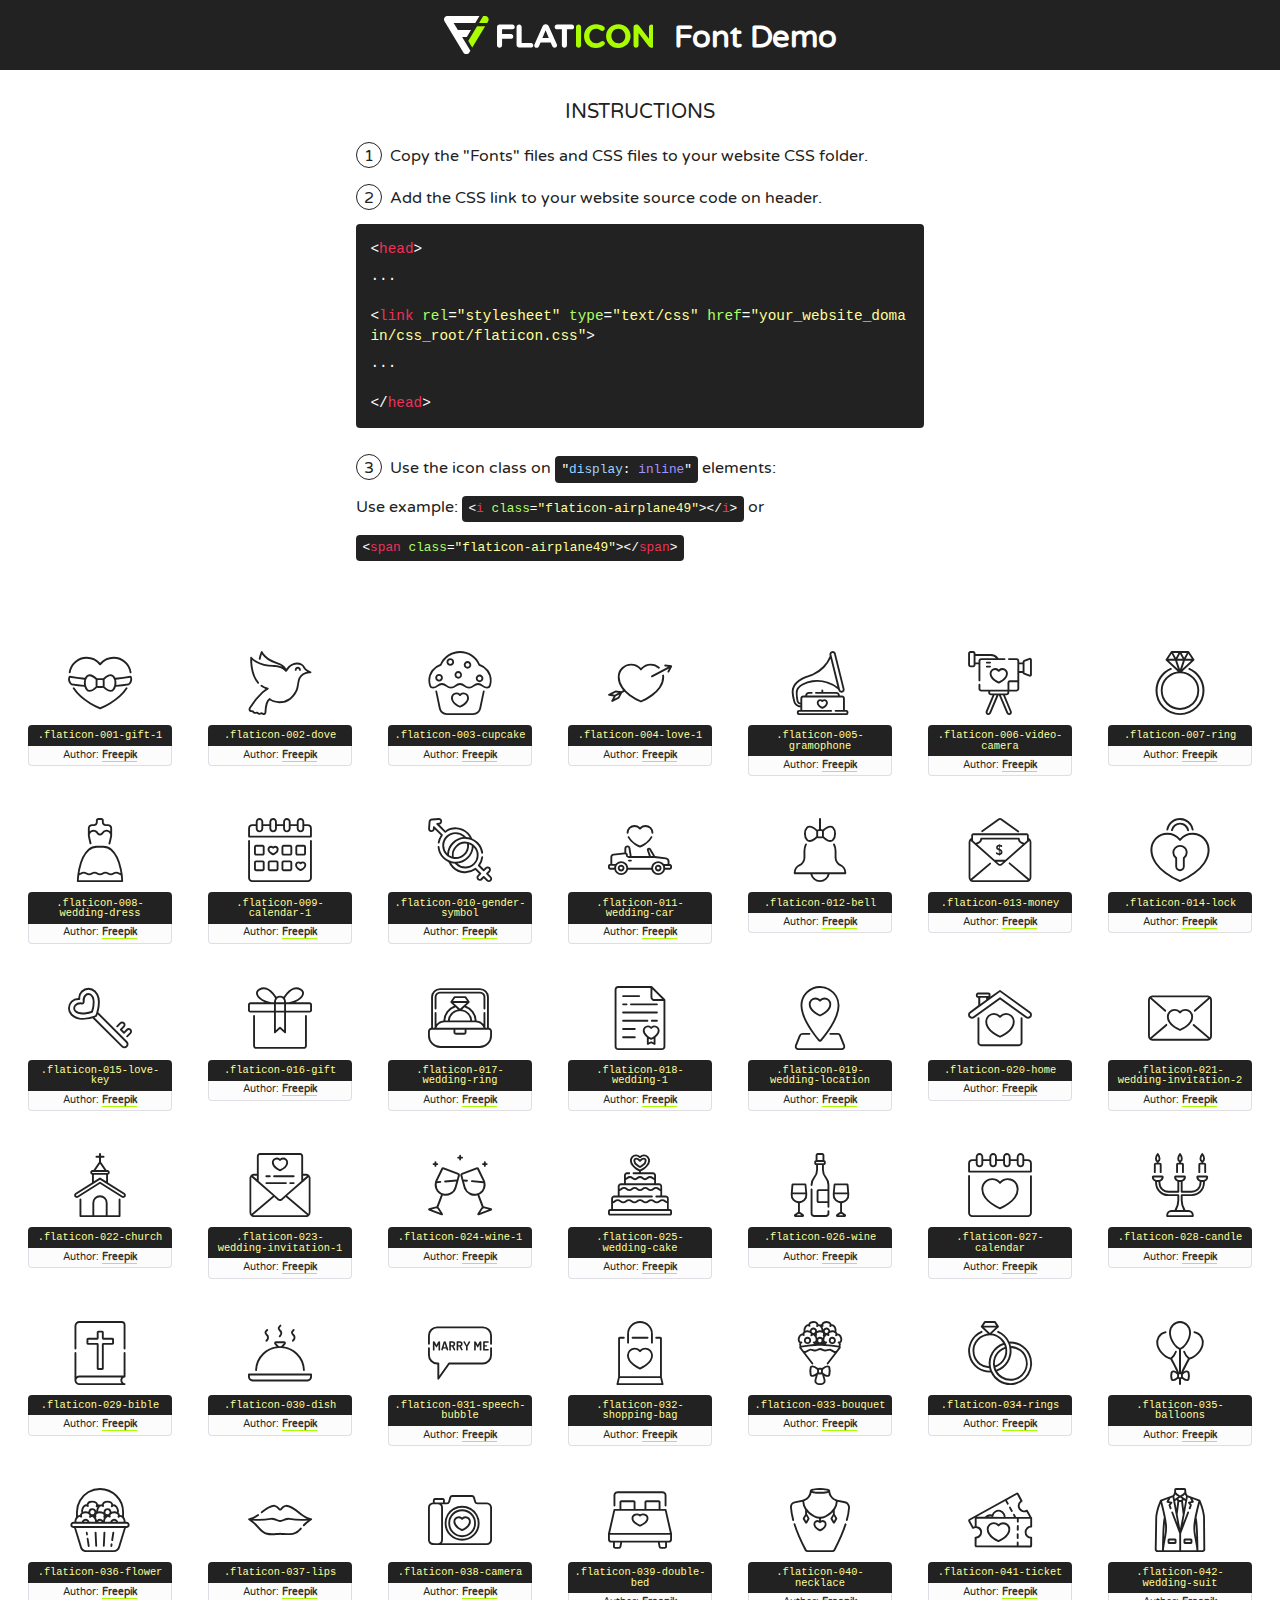
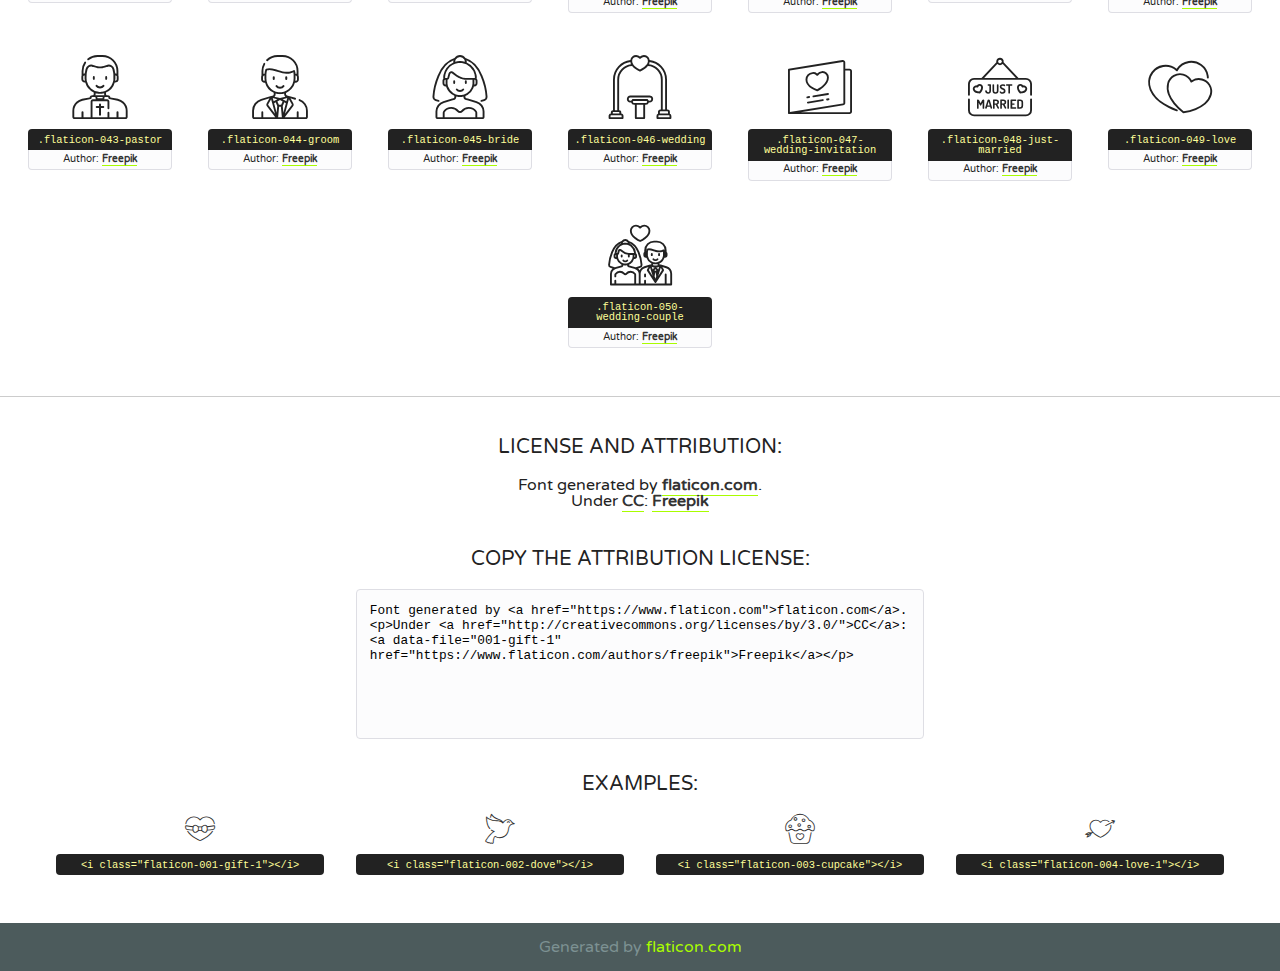
<file: styles/706438-wedding/font/flaticon.html>
<!DOCTYPE html>
<!--
  Flaticon icon font: Flaticon
  Creation date: 25/01/2018 10:47
-->
<html>
<!DOCTYPE html>
<html>

<head>
    <title>Flaticon WebFont</title>
    <link href="http://fonts.googleapis.com/css?family=Varela+Round" rel="stylesheet" type="text/css" />
    <link rel="stylesheet" type="text/css" href="flaticon.css">
    <meta charset="UTF-8">
    <style>
    html, body, div, span, applet, object, iframe,
    h1, h2, h3, h4, h5, h6, p, blockquote, pre,
    a, abbr, acronym, address, big, cite, code,
    del, dfn, em, img, ins, kbd, q, s, samp,
    small, strike, strong, sub, sup, tt, var,
    b, u, i, center,
    dl, dt, dd, ol, ul, li,
    fieldset, form, label, legend,
    table, caption, tbody, tfoot, thead, tr, th, td,
    article, aside, canvas, details, embed, 
    figure, figcaption, footer, header, hgroup, 
    menu, nav, output, ruby, section, summary,
    time, mark, audio, video {
        margin: 0;
        padding: 0;
        border: 0;
        font-size: 100%;
        font: inherit;
        vertical-align: baseline;
    }
    /* HTML5 display-role reset for older browsers */
    article, aside, details, figcaption, figure, 
    footer, header, hgroup, menu, nav, section {
        display: block;
    }
    body {
        line-height: 1;
    }
    ol, ul {
        list-style: none;
    }
    blockquote, q {
        quotes: none;
    }
    blockquote:before, blockquote:after,
    q:before, q:after {
        content: '';
        content: none;
    }
    table {
        border-collapse: collapse;
        border-spacing: 0;
    }
    body {
        font-family: 'Varela Round', Helvetica, Arial, sans-serif;
        font-size: 16px;
        color: #222;
    }
    a {
        color: #333;
        border-bottom: 1px solid #a9fd00;
        font-weight: bold;
        text-decoration: none;
    }
    * {
        -moz-box-sizing: border-box;
        -webkit-box-sizing: border-box;
        box-sizing: border-box;
        margin: 0;
        padding: 0;
    }
    [class^="flaticon-"]:before, [class*=" flaticon-"]:before, [class^="flaticon-"]:after, [class*=" flaticon-"]:after {
        font-family: Flaticon;
        font-size: 30px;
        font-style: normal;
        margin-left: 20px;
        color: #333;
    }
    .wrapper {
        max-width: 600px;
        margin: auto;
        padding: 0 1em;
    }
    .title {
        font-size: 1.25em;
        text-align: center;
        margin-bottom: 1em;
        text-transform: uppercase;
    }
    header {
        text-align: center;
        background-color: #222;
        color: #fff;
        padding: 1em;
    }
    header .logo {
        width: 210px;
        height: 38px;
        display: inline-block;
        vertical-align: middle;
        margin-right: 1em;
        border: none;
    }
    header strong {
        font-size: 1.95em;
        font-weight: bold;
        vertical-align: middle;
        margin-top: 5px;
        display: inline-block;
    }
    .demo {
        margin: 2em auto;
        line-height: 1.25em;
    }
    .demo ul li {
        margin-bottom: 1em;
    }
    .demo ul li .num {
        color: #222;
        border-radius: 20px;
        display: inline-block;
        width: 26px;
        padding: 3px;
        height: 26px;
        text-align: center;
        margin-right: 0.5em;
        border: 1px solid #222;
    }
    .demo ul li code {
        background-color: #222;
        border-radius: 4px;
        padding: 0.25em 0.5em;
        display: inline-block;
        color: #fff;
        font-family: Consolas,Monaco,Lucida Console,Liberation Mono,DejaVu Sans Mono,Bitstream Vera Sans Mono,Courier New, monospace;
        font-weight: lighter;
        margin-top: 1em;
        font-size: 0.8em;
        word-break: break-all;
    }
    .demo ul li code.big {
        padding: 1em;
        font-size: 0.9em;
    }
    .demo ul li code .red {
        color: #EF3159;
    }
    .demo ul li code .green {
        color: #ACFF65;
    }
    .demo ul li code .yellow {
        color: #FFFF99;
    }
    .demo ul li code .blue {
        color: #99D3FF;
    }
    .demo ul li code .purple {
        color: #A295FF;
    }
    .demo ul li code .dots {
        margin-top: 0.5em;
        display: block;
    }
    #glyphs {
        border-bottom: 1px solid #ccc;
        padding: 2em 0;
        text-align: center;
    }
    .glyph {
        display: inline-block;
        width: 9em;
        margin: 1em;
        text-align: center;
        vertical-align: top;
        background: #FFF;
    }
    .glyph .glyph-icon {
        padding: 10px;
        display: block;
        font-family:"Flaticon";
        font-size: 64px;
        line-height: 1;
    }
    .glyph .glyph-icon:before {
        font-size: 64px;
        color: #222;
        margin-left: 0;
    }
    .class-name {
        font-size: 0.65em;
        background-color: #222;
        color: #fff;
        border-radius: 4px 4px 0 0;
        padding: 0.5em;
        color: #FFFF99;
        font-family: Consolas,Monaco,Lucida Console,Liberation Mono,DejaVu Sans Mono,Bitstream Vera Sans Mono,Courier New, monospace;
    }
    .author-name {
        font-size: 0.6em;
        background-color: #fcfcfd;
        border: 1px solid #DEDEE4;
        border-top: 0;
        border-radius: 0 0 4px 4px;
        padding: 0.5em;
    }
    .class-name:last-child {
        font-size: 10px;
        color:#888;
    }
    .class-name:last-child a {
        font-size: 10px;
        color:#555;
    }
    .class-name:last-child a:hover {
        color:#a9fd00;
    }
    .glyph > input {
        display: block;
        width: 100px;
        margin: 5px auto;
        text-align: center;
        font-size: 12px;
        cursor: text;
    }
    .glyph > input.icon-input {
        font-family:"Flaticon";
        font-size: 16px;
        margin-bottom: 10px;
    }
    .attribution .title {
        margin-top: 2em;
    }
    .attribution textarea {
        background-color: #fcfcfd;
        padding: 1em;
        border: none;
        box-shadow: none;
        border: 1px solid #DEDEE4;
        border-radius: 4px;
        resize: none;
        width: 100%;
        height: 150px;
        font-size: 0.8em;
        font-family: Consolas,Monaco,Lucida Console,Liberation Mono,DejaVu Sans Mono,Bitstream Vera Sans Mono,Courier New, monospace;
        -webkit-appearance: none;
    }
    .iconsuse {
        margin: 2em auto;
        text-align: center;
        max-width: 1200px;
    }
    .iconsuse:after {
        content: '';
        display: table;
        clear: both;
    }
    .iconsuse .image {
        float: left;
        width: 25%;
        padding: 0 1em;
    }
    .iconsuse .image p {
        margin-bottom: 1em;
    }
    .iconsuse .image span {
        display: block;
        font-size: 0.65em;
        background-color: #222;
        color: #fff;
        border-radius: 4px;
        padding: 0.5em;
        color: #FFFF99;
        margin-top: 1em;
        font-family: Consolas,Monaco,Lucida Console,Liberation Mono,DejaVu Sans Mono,Bitstream Vera Sans Mono,Courier New, monospace;
    }
    #footer {
        text-align: center;
        background-color: #4C5B5C;
        color: #7c9192;
        padding: 1em;
    }
    #footer a {
        border: none;
        color: #a9fd00;
        font-weight: normal;
    }
    @media (max-width: 960px) {
        .iconsuse .image {
            width: 50%;
        }
    }
    @media (max-width: 560px) {
        .iconsuse .image {
            width: 100%;
        }
    }
    </style>
</head>

<body class="characters-off">

    <header>
        <a href="https://www.flaticon.com" target="_blank" class="logo">
            <svg version="1.1" xmlns="http://www.w3.org/2000/svg" xmlns:xlink="http://www.w3.org/1999/xlink" xmlns:a="http://ns.adobe.com/AdobeSVGViewerExtensions/3.0/" viewBox="0 0 560.875 102.036" enable-background="new 0 0 560.875 102.036" xml:space="preserve">
                <defs>
                </defs>
                <g>
                    <g class="letters">
                        <path fill="#ffffff" d="M141.596,29.675c0-3.777,2.985-6.767,6.764-6.767h34.438c3.426,0,6.15,2.728,6.15,6.15
                        c0,3.43-2.724,6.149-6.15,6.149h-27.674v13.091h23.719c3.429,0,6.151,2.724,6.151,6.15c0,3.43-2.723,6.149-6.151,6.149h-23.719
                        v17.574c0,3.773-2.986,6.761-6.764,6.761c-3.779,0-6.764-2.989-6.764-6.761V29.675z"></path>
                        <path fill="#ffffff" d="M193.844,29.149c0-3.781,2.985-6.767,6.764-6.767c3.776,0,6.763,2.985,6.763,6.767v42.957h25.039
                        c3.426,0,6.149,2.726,6.149,6.153c0,3.425-2.723,6.15-6.149,6.15h-31.802c-3.779,0-6.764-2.986-6.764-6.768V29.149z"></path>
                        <path fill="#ffffff" d="M241.891,75.71l21.438-48.407c1.492-3.341,4.215-5.357,7.906-5.357h0.792
                        c3.686,0,6.323,2.017,7.815,5.357l21.439,48.407c0.436,0.967,0.701,1.845,0.701,2.723c0,3.602-2.809,6.501-6.414,6.501
                        c-3.161,0-5.269-1.845-6.499-4.655l-4.132-9.661h-27.059l-4.301,10.102c-1.144,2.631-3.426,4.214-6.237,4.214
                        c-3.517,0-6.24-2.81-6.24-6.325C241.1,77.64,241.451,76.677,241.891,75.71z M279.932,58.666l-8.521-20.297l-8.526,20.297H279.932
                        z"></path>
                        <path fill="#ffffff" d="M314.864,35.387H301.86c-3.429,0-6.239-2.813-6.239-6.238c0-3.429,2.811-6.24,6.239-6.24h39.533
                        c3.426,0,6.237,2.811,6.237,6.24c0,3.425-2.811,6.238-6.237,6.238h-13.001v42.785c0,3.773-2.99,6.761-6.764,6.761
                        c-3.779,0-6.764-2.989-6.764-6.761V35.387z"></path>
                        <path fill="#A9FD00" d="M352.615,29.149c0-3.781,2.985-6.767,6.767-6.767c3.774,0,6.761,2.985,6.761,6.767v49.024
                        c0,3.773-2.987,6.761-6.761,6.761c-3.781,0-6.767-2.989-6.767-6.761V29.149z"></path>
                        <path fill="#A9FD00" d="M374.132,53.836v-0.179c0-17.481,13.178-31.801,32.065-31.801c9.22,0,15.459,2.458,20.557,6.238
                        c1.402,1.054,2.637,2.985,2.637,5.357c0,3.692-2.985,6.59-6.681,6.59c-1.845,0-3.071-0.702-4.044-1.319
                        c-3.776-2.813-7.729-4.393-12.562-4.393c-10.364,0-17.831,8.611-17.831,19.154v0.173c0,10.542,7.291,19.329,17.831,19.329
                        c5.715,0,9.492-1.756,13.359-4.834c1.049-0.874,2.458-1.491,4.039-1.491c3.429,0,6.325,2.813,6.325,6.236
                        c0,2.106-1.056,3.78-2.282,4.834c-5.539,4.834-12.036,7.733-21.878,7.733C387.572,85.464,374.132,71.493,374.132,53.836z"></path>
                        <path fill="#A9FD00" d="M433.009,53.836v-0.179c0-17.481,13.79-31.801,32.766-31.801c18.981,0,32.592,14.143,32.592,31.628v0.173
                        c0,17.483-13.785,31.807-32.769,31.807C446.625,85.464,433.009,71.32,433.009,53.836z M484.224,53.836v-0.179
                        c0-10.539-7.725-19.326-18.626-19.326c-10.893,0-18.449,8.611-18.449,19.154v0.173c0,10.542,7.73,19.329,18.626,19.329
                        C476.676,72.986,484.224,64.378,484.224,53.836z"></path>
                        <path fill="#A9FD00" d="M506.233,29.321c0-3.774,2.99-6.763,6.767-6.763h1.401c3.252,0,5.183,1.583,7.029,3.953l26.093,34.265
                        V29.059c0-3.692,2.99-6.677,6.681-6.677c3.683,0,6.671,2.985,6.671,6.677v48.934c0,3.78-2.987,6.765-6.764,6.765h-0.436
                        c-3.257,0-5.188-1.581-7.034-3.953l-27.056-35.492v32.944c0,3.687-2.985,6.676-6.678,6.676c-3.683,0-6.673-2.989-6.673-6.676
                        V29.321z"></path>
                    </g>
                    <g class="insignia">
                        <path fill="#ffffff" d="M48.372,56.137h12.517l11.156-18.537H37.186L25.688,18.539h57.825L94.668,0H9.271
                        C5.925,0,2.842,1.801,1.198,4.716c-1.644,2.907-1.593,6.482,0.134,9.343l50.38,83.501c1.678,2.781,4.689,4.476,7.938,4.476
                        c3.246,0,6.257-1.695,7.935-4.476l2.898-4.804L48.372,56.137z"></path>
                        <g class="i">
                            <path fill="#A9FD00" d="M93.575,18.539h0.031v0.004l21.652,0.004l2.705-4.488c1.727-2.861,1.778-6.436,0.133-9.343
                            C116.454,1.801,113.371,0,110.026,0h-5.294L93.575,18.539z"></path>
                            <polygon fill="#A9FD00" points="88.291,27.356 64.725,66.486 75.519,84.404 109.942,27.356"></polygon>
                        </g>
                    </g>
                </g>
            </svg>
        </a>
        <strong>Font Demo</strong>
    </header>


    <section class="demo wrapper">

        <p class="title">Instructions</p>

        <ul>
            <li>
                <span class="num">1</span>Copy the "Fonts" files and CSS files to your website CSS folder.
            </li>
            <li>
                <span class="num">2</span>Add the CSS link to your website source code on header.
                <code class="big">
                    &lt;<span class="red">head</span>&gt;
                    <br/><span class="dots">...</span>
                    <br/>&lt;<span class="red">link</span> <span class="green">rel</span>=<span class="yellow">"stylesheet"</span> <span class="green">type</span>=<span class="yellow">"text/css"</span> <span class="green">href</span>=<span class="yellow">"your_website_domain/css_root/flaticon.css"</span>&gt;
                    <br/><span class="dots">...</span>
                    <br/>&lt;/<span class="red">head</span>&gt;
                </code>
            </li>

            <li>
                <p>
                    <span class="num">3</span>Use the icon class on <code>"<span class="blue">display</span>:<span class="purple"> inline</span>"</code> elements:
                    <br />
                    Use example: <code>&lt;<span class="red">i</span> <span class="green">class</span>=<span class="yellow">&quot;flaticon-airplane49&quot;</span>&gt;&lt;/<span class="red">i</span>&gt;</code> or <code>&lt;<span class="red">span</span> <span class="green">class</span>=<span class="yellow">&quot;flaticon-airplane49&quot;</span>&gt;&lt;/<span class="red">span</span>&gt;</code>
            </li>
        </ul>

    </section>




   <section id="glyphs">          
    
      
        <div class="glyph"><div class="glyph-icon flaticon-001-gift-1"></div>
            <div class="class-name">.flaticon-001-gift-1</div>
            <div class="author-name">Author: <a data-file="001-gift-1" href="https://www.flaticon.com/authors/freepik">Freepik</a> </div> 
        </div>        
        
        <div class="glyph"><div class="glyph-icon flaticon-002-dove"></div>
            <div class="class-name">.flaticon-002-dove</div>
            <div class="author-name">Author: <a data-file="002-dove" href="https://www.flaticon.com/authors/freepik">Freepik</a> </div> 
        </div>        
        
        <div class="glyph"><div class="glyph-icon flaticon-003-cupcake"></div>
            <div class="class-name">.flaticon-003-cupcake</div>
            <div class="author-name">Author: <a data-file="003-cupcake" href="https://www.flaticon.com/authors/freepik">Freepik</a> </div> 
        </div>        
        
        <div class="glyph"><div class="glyph-icon flaticon-004-love-1"></div>
            <div class="class-name">.flaticon-004-love-1</div>
            <div class="author-name">Author: <a data-file="004-love-1" href="https://www.flaticon.com/authors/freepik">Freepik</a> </div> 
        </div>        
        
        <div class="glyph"><div class="glyph-icon flaticon-005-gramophone"></div>
            <div class="class-name">.flaticon-005-gramophone</div>
            <div class="author-name">Author: <a data-file="005-gramophone" href="https://www.flaticon.com/authors/freepik">Freepik</a> </div> 
        </div>        
        
        <div class="glyph"><div class="glyph-icon flaticon-006-video-camera"></div>
            <div class="class-name">.flaticon-006-video-camera</div>
            <div class="author-name">Author: <a data-file="006-video-camera" href="https://www.flaticon.com/authors/freepik">Freepik</a> </div> 
        </div>        
        
        <div class="glyph"><div class="glyph-icon flaticon-007-ring"></div>
            <div class="class-name">.flaticon-007-ring</div>
            <div class="author-name">Author: <a data-file="007-ring" href="https://www.flaticon.com/authors/freepik">Freepik</a> </div> 
        </div>        
        
        <div class="glyph"><div class="glyph-icon flaticon-008-wedding-dress"></div>
            <div class="class-name">.flaticon-008-wedding-dress</div>
            <div class="author-name">Author: <a data-file="008-wedding-dress" href="https://www.flaticon.com/authors/freepik">Freepik</a> </div> 
        </div>        
        
        <div class="glyph"><div class="glyph-icon flaticon-009-calendar-1"></div>
            <div class="class-name">.flaticon-009-calendar-1</div>
            <div class="author-name">Author: <a data-file="009-calendar-1" href="https://www.flaticon.com/authors/freepik">Freepik</a> </div> 
        </div>        
        
        <div class="glyph"><div class="glyph-icon flaticon-010-gender-symbol"></div>
            <div class="class-name">.flaticon-010-gender-symbol</div>
            <div class="author-name">Author: <a data-file="010-gender-symbol" href="https://www.flaticon.com/authors/freepik">Freepik</a> </div> 
        </div>        
        
        <div class="glyph"><div class="glyph-icon flaticon-011-wedding-car"></div>
            <div class="class-name">.flaticon-011-wedding-car</div>
            <div class="author-name">Author: <a data-file="011-wedding-car" href="https://www.flaticon.com/authors/freepik">Freepik</a> </div> 
        </div>        
        
        <div class="glyph"><div class="glyph-icon flaticon-012-bell"></div>
            <div class="class-name">.flaticon-012-bell</div>
            <div class="author-name">Author: <a data-file="012-bell" href="https://www.flaticon.com/authors/freepik">Freepik</a> </div> 
        </div>        
        
        <div class="glyph"><div class="glyph-icon flaticon-013-money"></div>
            <div class="class-name">.flaticon-013-money</div>
            <div class="author-name">Author: <a data-file="013-money" href="https://www.flaticon.com/authors/freepik">Freepik</a> </div> 
        </div>        
        
        <div class="glyph"><div class="glyph-icon flaticon-014-lock"></div>
            <div class="class-name">.flaticon-014-lock</div>
            <div class="author-name">Author: <a data-file="014-lock" href="https://www.flaticon.com/authors/freepik">Freepik</a> </div> 
        </div>        
        
        <div class="glyph"><div class="glyph-icon flaticon-015-love-key"></div>
            <div class="class-name">.flaticon-015-love-key</div>
            <div class="author-name">Author: <a data-file="015-love-key" href="https://www.flaticon.com/authors/freepik">Freepik</a> </div> 
        </div>        
        
        <div class="glyph"><div class="glyph-icon flaticon-016-gift"></div>
            <div class="class-name">.flaticon-016-gift</div>
            <div class="author-name">Author: <a data-file="016-gift" href="https://www.flaticon.com/authors/freepik">Freepik</a> </div> 
        </div>        
        
        <div class="glyph"><div class="glyph-icon flaticon-017-wedding-ring"></div>
            <div class="class-name">.flaticon-017-wedding-ring</div>
            <div class="author-name">Author: <a data-file="017-wedding-ring" href="https://www.flaticon.com/authors/freepik">Freepik</a> </div> 
        </div>        
        
        <div class="glyph"><div class="glyph-icon flaticon-018-wedding-1"></div>
            <div class="class-name">.flaticon-018-wedding-1</div>
            <div class="author-name">Author: <a data-file="018-wedding-1" href="https://www.flaticon.com/authors/freepik">Freepik</a> </div> 
        </div>        
        
        <div class="glyph"><div class="glyph-icon flaticon-019-wedding-location"></div>
            <div class="class-name">.flaticon-019-wedding-location</div>
            <div class="author-name">Author: <a data-file="019-wedding-location" href="https://www.flaticon.com/authors/freepik">Freepik</a> </div> 
        </div>        
        
        <div class="glyph"><div class="glyph-icon flaticon-020-home"></div>
            <div class="class-name">.flaticon-020-home</div>
            <div class="author-name">Author: <a data-file="020-home" href="https://www.flaticon.com/authors/freepik">Freepik</a> </div> 
        </div>        
        
        <div class="glyph"><div class="glyph-icon flaticon-021-wedding-invitation-2"></div>
            <div class="class-name">.flaticon-021-wedding-invitation-2</div>
            <div class="author-name">Author: <a data-file="021-wedding-invitation-2" href="https://www.flaticon.com/authors/freepik">Freepik</a> </div> 
        </div>        
        
        <div class="glyph"><div class="glyph-icon flaticon-022-church"></div>
            <div class="class-name">.flaticon-022-church</div>
            <div class="author-name">Author: <a data-file="022-church" href="https://www.flaticon.com/authors/freepik">Freepik</a> </div> 
        </div>        
        
        <div class="glyph"><div class="glyph-icon flaticon-023-wedding-invitation-1"></div>
            <div class="class-name">.flaticon-023-wedding-invitation-1</div>
            <div class="author-name">Author: <a data-file="023-wedding-invitation-1" href="https://www.flaticon.com/authors/freepik">Freepik</a> </div> 
        </div>        
        
        <div class="glyph"><div class="glyph-icon flaticon-024-wine-1"></div>
            <div class="class-name">.flaticon-024-wine-1</div>
            <div class="author-name">Author: <a data-file="024-wine-1" href="https://www.flaticon.com/authors/freepik">Freepik</a> </div> 
        </div>        
        
        <div class="glyph"><div class="glyph-icon flaticon-025-wedding-cake"></div>
            <div class="class-name">.flaticon-025-wedding-cake</div>
            <div class="author-name">Author: <a data-file="025-wedding-cake" href="https://www.flaticon.com/authors/freepik">Freepik</a> </div> 
        </div>        
        
        <div class="glyph"><div class="glyph-icon flaticon-026-wine"></div>
            <div class="class-name">.flaticon-026-wine</div>
            <div class="author-name">Author: <a data-file="026-wine" href="https://www.flaticon.com/authors/freepik">Freepik</a> </div> 
        </div>        
        
        <div class="glyph"><div class="glyph-icon flaticon-027-calendar"></div>
            <div class="class-name">.flaticon-027-calendar</div>
            <div class="author-name">Author: <a data-file="027-calendar" href="https://www.flaticon.com/authors/freepik">Freepik</a> </div> 
        </div>        
        
        <div class="glyph"><div class="glyph-icon flaticon-028-candle"></div>
            <div class="class-name">.flaticon-028-candle</div>
            <div class="author-name">Author: <a data-file="028-candle" href="https://www.flaticon.com/authors/freepik">Freepik</a> </div> 
        </div>        
        
        <div class="glyph"><div class="glyph-icon flaticon-029-bible"></div>
            <div class="class-name">.flaticon-029-bible</div>
            <div class="author-name">Author: <a data-file="029-bible" href="https://www.flaticon.com/authors/freepik">Freepik</a> </div> 
        </div>        
        
        <div class="glyph"><div class="glyph-icon flaticon-030-dish"></div>
            <div class="class-name">.flaticon-030-dish</div>
            <div class="author-name">Author: <a data-file="030-dish" href="https://www.flaticon.com/authors/freepik">Freepik</a> </div> 
        </div>        
        
        <div class="glyph"><div class="glyph-icon flaticon-031-speech-bubble"></div>
            <div class="class-name">.flaticon-031-speech-bubble</div>
            <div class="author-name">Author: <a data-file="031-speech-bubble" href="https://www.flaticon.com/authors/freepik">Freepik</a> </div> 
        </div>        
        
        <div class="glyph"><div class="glyph-icon flaticon-032-shopping-bag"></div>
            <div class="class-name">.flaticon-032-shopping-bag</div>
            <div class="author-name">Author: <a data-file="032-shopping-bag" href="https://www.flaticon.com/authors/freepik">Freepik</a> </div> 
        </div>        
        
        <div class="glyph"><div class="glyph-icon flaticon-033-bouquet"></div>
            <div class="class-name">.flaticon-033-bouquet</div>
            <div class="author-name">Author: <a data-file="033-bouquet" href="https://www.flaticon.com/authors/freepik">Freepik</a> </div> 
        </div>        
        
        <div class="glyph"><div class="glyph-icon flaticon-034-rings"></div>
            <div class="class-name">.flaticon-034-rings</div>
            <div class="author-name">Author: <a data-file="034-rings" href="https://www.flaticon.com/authors/freepik">Freepik</a> </div> 
        </div>        
        
        <div class="glyph"><div class="glyph-icon flaticon-035-balloons"></div>
            <div class="class-name">.flaticon-035-balloons</div>
            <div class="author-name">Author: <a data-file="035-balloons" href="https://www.flaticon.com/authors/freepik">Freepik</a> </div> 
        </div>        
        
        <div class="glyph"><div class="glyph-icon flaticon-036-flower"></div>
            <div class="class-name">.flaticon-036-flower</div>
            <div class="author-name">Author: <a data-file="036-flower" href="https://www.flaticon.com/authors/freepik">Freepik</a> </div> 
        </div>        
        
        <div class="glyph"><div class="glyph-icon flaticon-037-lips"></div>
            <div class="class-name">.flaticon-037-lips</div>
            <div class="author-name">Author: <a data-file="037-lips" href="https://www.flaticon.com/authors/freepik">Freepik</a> </div> 
        </div>        
        
        <div class="glyph"><div class="glyph-icon flaticon-038-camera"></div>
            <div class="class-name">.flaticon-038-camera</div>
            <div class="author-name">Author: <a data-file="038-camera" href="https://www.flaticon.com/authors/freepik">Freepik</a> </div> 
        </div>        
        
        <div class="glyph"><div class="glyph-icon flaticon-039-double-bed"></div>
            <div class="class-name">.flaticon-039-double-bed</div>
            <div class="author-name">Author: <a data-file="039-double-bed" href="https://www.flaticon.com/authors/freepik">Freepik</a> </div> 
        </div>        
        
        <div class="glyph"><div class="glyph-icon flaticon-040-necklace"></div>
            <div class="class-name">.flaticon-040-necklace</div>
            <div class="author-name">Author: <a data-file="040-necklace" href="https://www.flaticon.com/authors/freepik">Freepik</a> </div> 
        </div>        
        
        <div class="glyph"><div class="glyph-icon flaticon-041-ticket"></div>
            <div class="class-name">.flaticon-041-ticket</div>
            <div class="author-name">Author: <a data-file="041-ticket" href="https://www.flaticon.com/authors/freepik">Freepik</a> </div> 
        </div>        
        
        <div class="glyph"><div class="glyph-icon flaticon-042-wedding-suit"></div>
            <div class="class-name">.flaticon-042-wedding-suit</div>
            <div class="author-name">Author: <a data-file="042-wedding-suit" href="https://www.flaticon.com/authors/freepik">Freepik</a> </div> 
        </div>        
        
        <div class="glyph"><div class="glyph-icon flaticon-043-pastor"></div>
            <div class="class-name">.flaticon-043-pastor</div>
            <div class="author-name">Author: <a data-file="043-pastor" href="https://www.flaticon.com/authors/freepik">Freepik</a> </div> 
        </div>        
        
        <div class="glyph"><div class="glyph-icon flaticon-044-groom"></div>
            <div class="class-name">.flaticon-044-groom</div>
            <div class="author-name">Author: <a data-file="044-groom" href="https://www.flaticon.com/authors/freepik">Freepik</a> </div> 
        </div>        
        
        <div class="glyph"><div class="glyph-icon flaticon-045-bride"></div>
            <div class="class-name">.flaticon-045-bride</div>
            <div class="author-name">Author: <a data-file="045-bride" href="https://www.flaticon.com/authors/freepik">Freepik</a> </div> 
        </div>        
        
        <div class="glyph"><div class="glyph-icon flaticon-046-wedding"></div>
            <div class="class-name">.flaticon-046-wedding</div>
            <div class="author-name">Author: <a data-file="046-wedding" href="https://www.flaticon.com/authors/freepik">Freepik</a> </div> 
        </div>        
        
        <div class="glyph"><div class="glyph-icon flaticon-047-wedding-invitation"></div>
            <div class="class-name">.flaticon-047-wedding-invitation</div>
            <div class="author-name">Author: <a data-file="047-wedding-invitation" href="https://www.flaticon.com/authors/freepik">Freepik</a> </div> 
        </div>        
        
        <div class="glyph"><div class="glyph-icon flaticon-048-just-married"></div>
            <div class="class-name">.flaticon-048-just-married</div>
            <div class="author-name">Author: <a data-file="048-just-married" href="https://www.flaticon.com/authors/freepik">Freepik</a> </div> 
        </div>        
        
        <div class="glyph"><div class="glyph-icon flaticon-049-love"></div>
            <div class="class-name">.flaticon-049-love</div>
            <div class="author-name">Author: <a data-file="049-love" href="https://www.flaticon.com/authors/freepik">Freepik</a> </div> 
        </div>        
        
        <div class="glyph"><div class="glyph-icon flaticon-050-wedding-couple"></div>
            <div class="class-name">.flaticon-050-wedding-couple</div>
            <div class="author-name">Author: <a data-file="050-wedding-couple" href="https://www.flaticon.com/authors/freepik">Freepik</a> </div> 
        </div>        
        

    </section>



    <section class="attribution wrapper"   style="text-align:center;">

      <div class="title">License and attribution:</div><div class="attrDiv">Font generated by <a href="https://www.flaticon.com">flaticon.com</a>. <div><p>Under <a href="http://creativecommons.org/licenses/by/3.0/">CC</a>: <a data-file="001-gift-1" href="https://www.flaticon.com/authors/freepik">Freepik</a></p>  </div>
      </div>
      <div class="title">Copy the Attribution License:</div>

    <textarea onclick="this.focus();this.select();">Font generated by &lt;a href=&quot;https://www.flaticon.com&quot;&gt;flaticon.com&lt;/a&gt;. <p>Under <a href="http://creativecommons.org/licenses/by/3.0/">CC</a>: <a data-file="001-gift-1" href="https://www.flaticon.com/authors/freepik">Freepik</a></p>  
     </textarea>

    </section>

    <section class="iconsuse">

          <div class="title">Examples:</div>            
             
            <div class="image">
                <p>
                    <i class="glyph-icon flaticon-001-gift-1"></i> 
                    <span>&lt;i class=&quot;flaticon-001-gift-1&quot;&gt;&lt;/i&gt;</span>
                </p>
            </div>
            
            <div class="image">
                <p>
                    <i class="glyph-icon flaticon-002-dove"></i> 
                    <span>&lt;i class=&quot;flaticon-002-dove&quot;&gt;&lt;/i&gt;</span>
                </p>
            </div>
            
            <div class="image">
                <p>
                    <i class="glyph-icon flaticon-003-cupcake"></i> 
                    <span>&lt;i class=&quot;flaticon-003-cupcake&quot;&gt;&lt;/i&gt;</span>
                </p>
            </div>
            
            <div class="image">
                <p>
                    <i class="glyph-icon flaticon-004-love-1"></i> 
                    <span>&lt;i class=&quot;flaticon-004-love-1&quot;&gt;&lt;/i&gt;</span>
                </p>
            </div>
                       
        </div>
                            
    </section>

<div id="footer">
    <div>Generated by <a href="https://www.flaticon.com">flaticon.com</a>
    </div>
</div>



</body>
</html>
</file>
<file: styles/706438-wedding/font/flaticon.css>
/*
  	Flaticon icon font: Flaticon
  	Creation date: 25/01/2018 10:47
  	*/

@font-face {
  font-family: "Flaticon";
  src: url("./Flaticon.eot");
  src: url("./Flaticon.eot?#iefix") format("embedded-opentype"),
       url("./Flaticon.woff") format("woff"),
       url("./Flaticon.ttf") format("truetype"),
       url("./Flaticon.svg#Flaticon") format("svg");
  font-weight: normal;
  font-style: normal;
}

@media screen and (-webkit-min-device-pixel-ratio:0) {
  @font-face {
    font-family: "Flaticon";
    src: url("./Flaticon.svg#Flaticon") format("svg");
  }
}

[class^="flaticon-"]:before, [class*=" flaticon-"]:before,
[class^="flaticon-"]:after, [class*=" flaticon-"]:after {   
  font-family: Flaticon;
        font-size: 20px;
font-style: normal;
margin-left: 20px;
}

.flaticon-001-gift-1:before { content: "\f100"; }
.flaticon-002-dove:before { content: "\f101"; }
.flaticon-003-cupcake:before { content: "\f102"; }
.flaticon-004-love-1:before { content: "\f103"; }
.flaticon-005-gramophone:before { content: "\f104"; }
.flaticon-006-video-camera:before { content: "\f105"; }
.flaticon-007-ring:before { content: "\f106"; }
.flaticon-008-wedding-dress:before { content: "\f107"; }
.flaticon-009-calendar-1:before { content: "\f108"; }
.flaticon-010-gender-symbol:before { content: "\f109"; }
.flaticon-011-wedding-car:before { content: "\f10a"; }
.flaticon-012-bell:before { content: "\f10b"; }
.flaticon-013-money:before { content: "\f10c"; }
.flaticon-014-lock:before { content: "\f10d"; }
.flaticon-015-love-key:before { content: "\f10e"; }
.flaticon-016-gift:before { content: "\f10f"; }
.flaticon-017-wedding-ring:before { content: "\f110"; }
.flaticon-018-wedding-1:before { content: "\f111"; }
.flaticon-019-wedding-location:before { content: "\f112"; }
.flaticon-020-home:before { content: "\f113"; }
.flaticon-021-wedding-invitation-2:before { content: "\f114"; }
.flaticon-022-church:before { content: "\f115"; }
.flaticon-023-wedding-invitation-1:before { content: "\f116"; }
.flaticon-024-wine-1:before { content: "\f117"; }
.flaticon-025-wedding-cake:before { content: "\f118"; }
.flaticon-026-wine:before { content: "\f119"; }
.flaticon-027-calendar:before { content: "\f11a"; }
.flaticon-028-candle:before { content: "\f11b"; }
.flaticon-029-bible:before { content: "\f11c"; }
.flaticon-030-dish:before { content: "\f11d"; }
.flaticon-031-speech-bubble:before { content: "\f11e"; }
.flaticon-032-shopping-bag:before { content: "\f11f"; }
.flaticon-033-bouquet:before { content: "\f120"; }
.flaticon-034-rings:before { content: "\f121"; }
.flaticon-035-balloons:before { content: "\f122"; }
.flaticon-036-flower:before { content: "\f123"; }
.flaticon-037-lips:before { content: "\f124"; }
.flaticon-038-camera:before { content: "\f125"; }
.flaticon-039-double-bed:before { content: "\f126"; }
.flaticon-040-necklace:before { content: "\f127"; }
.flaticon-041-ticket:before { content: "\f128"; }
.flaticon-042-wedding-suit:before { content: "\f129"; }
.flaticon-043-pastor:before { content: "\f12a"; }
.flaticon-044-groom:before { content: "\f12b"; }
.flaticon-045-bride:before { content: "\f12c"; }
.flaticon-046-wedding:before { content: "\f12d"; }
.flaticon-047-wedding-invitation:before { content: "\f12e"; }
.flaticon-048-just-married:before { content: "\f12f"; }
.flaticon-049-love:before { content: "\f130"; }
.flaticon-050-wedding-couple:before { content: "\f131"; }
</file>
<file: styles/custom.css>
/*General*/
html{
    height: 100%;
}

body {
    position: relative;
    background-image: url(/img/pattern.svg);
    min-width: 300px;
    font-family: helvetica,"Helvetica Neue",Arial,sans-serif;
}


h1,h2,h3,h4,h5,nav{
    font-family: 'Merriweather',"Palatino Linotype","Book Antiqua",Palatino,serif;
}

.lead {
    font-family: helvetica,"Helvetica Neue",Arial,sans-serif;
}

a{
    color: inherit;
    text-decoration: underline;
}

footer{
    font-size: x-small;
}

footer span i .flaticon-049-love:before, footer span i .flaticon-049-love:after {
    font-weight: 800;
}

.textlist{
    padding-top: 0.5em;
    list-style: none;
    text-indent: -1.1em;
}

.textlist li{
    margin-bottom: 0.5em;
}


/*Cards*/
.card{
    border-radius: 0;
    border-width: 0;
    background-color: rgba(255, 255, 255, 0.9);
}

.card .col-sm h5{
    margin-bottom: -5px;
}

.card-container{
    max-width: 960px;
}

#intros{
    max-width: 960px;
    align-content: center;
}

.card .row .col-sm h5{
    font-family: inherit;
}

/*Icons*/
[class^="flaticon-"]:before, [class*=" flaticon-"]:before,
[class^="flaticon-"]:after, [class*=" flaticon-"]:after {   
    font-family: Flaticon;
    font-size: inherit;
    font-weight: 500;
    font-style: normal;
    margin-left: 0;
}

footer [class^="flaticon-"]:before, footer [class*=" flaticon-"]:before,
footer [class^="flaticon-"]:after, footer [class*=" flaticon-"]:after {   
    font-weight: 700;
}

.card-icon{
    float: right;
    font-size: 50px;
    margin-left: 20px;
}

.list-icon{
    font-size: 50px;
}

/*Parallax Images*/
.parallax {
    box-shadow: inset 0 4px 8px rgba(0, 0, 0, 0.2), inset 0 -4px 8px rgba(0, 0, 0, 0.2);
    background-repeat: no-repeat !important;
    background-size: cover !important;
    background-attachment: fixed !important;
}

#entry{
    height: 100vh;
    background: url(/img/websize/shot-3.jpg) fixed;
    background-position: 11% 80%;
}

#img1{
    height: 85vh;
    background: url(/img/websize/shot-12.jpg) fixed;
    background-position: 50% 25%;
}

#img2{
    height: 85vh;
    background: url(/img/websize/shot-31.jpg) fixed;
    background-position: 61% 50%;
}

#img3{
    height: 85vh;
    background: url(/img/websize/shot-14.jpg) fixed;
    background-position: 10% 70%;
}

#img4{
    height: 85vh;
    background: url(/img/websize/shot-26.jpg) fixed;
    background-position: 53% 60%;
}

#img5{
    height: 95vh;
    background: url(/img/websize/shot-29.jpg) fixed;
    background-position: 50% 45%;
}

/* Fix bg images on mobile*/
@media only screen and (max-width: 768px), 
       only screen and (pointer: coarse), 
       only screen and (hover: none) { 

    .parallax {  
        background-size: cover !important;
        overflow: hidden !important;
        background-attachment: scroll !important;
    }

/*    [id^="img*"] {
        background-size: cover !important;
        overflow: hidden !important;
        background-attachment: scroll !important;
    }
*/
/*    body {  
        height:100%;
        overflow: scroll;
        -webkit-overflow-scrolling: touch;
    }*/
}


/*Navigation */
.anchor{
    display: block;
    position: relative;
    top: -75px;
    visibility: hidden;
}

.navbar{
    box-shadow: 0 4px 8px rgba(0, 0, 0, 0.2), 0 -4px 8px rgba(0, 0, 0, 0.2);
}

.nav-link{
    text-decoration: none;
}

.lang-link{
    /*just an identifier for jquery*/
}
</file>
